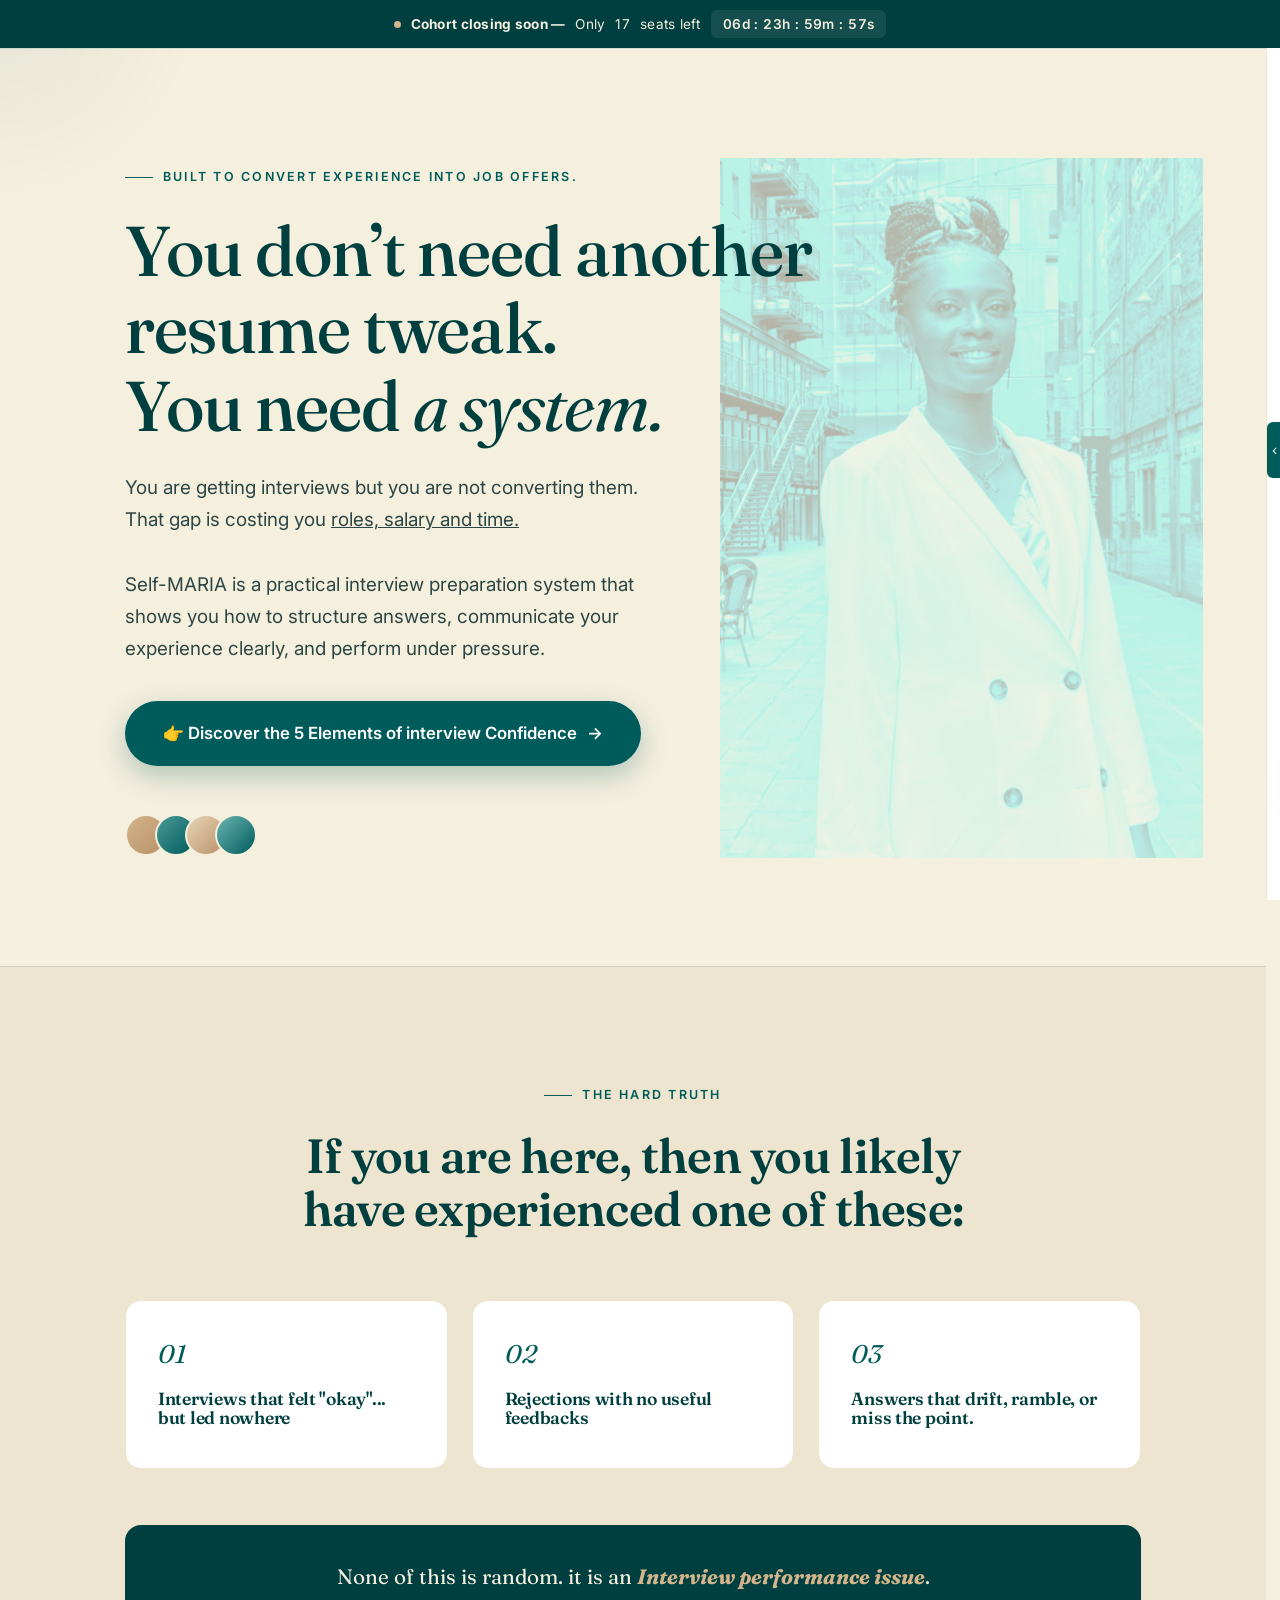
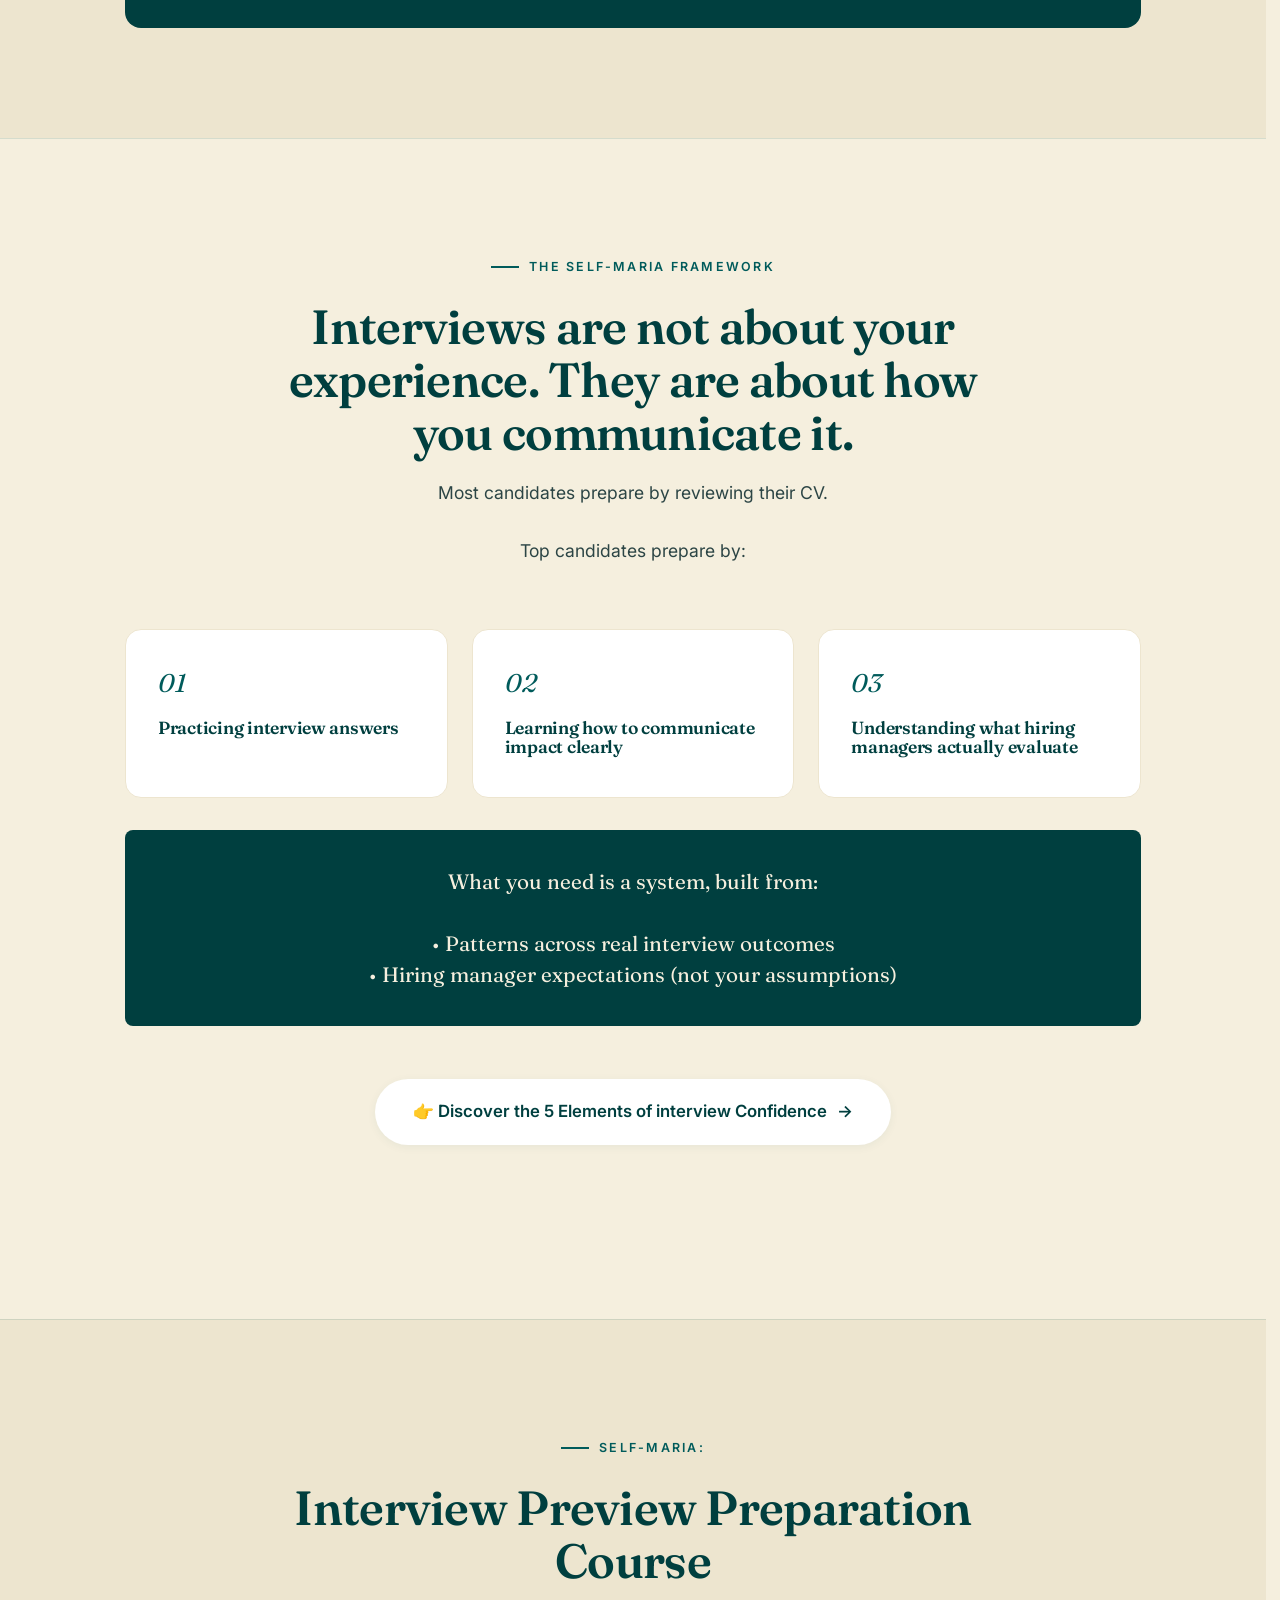
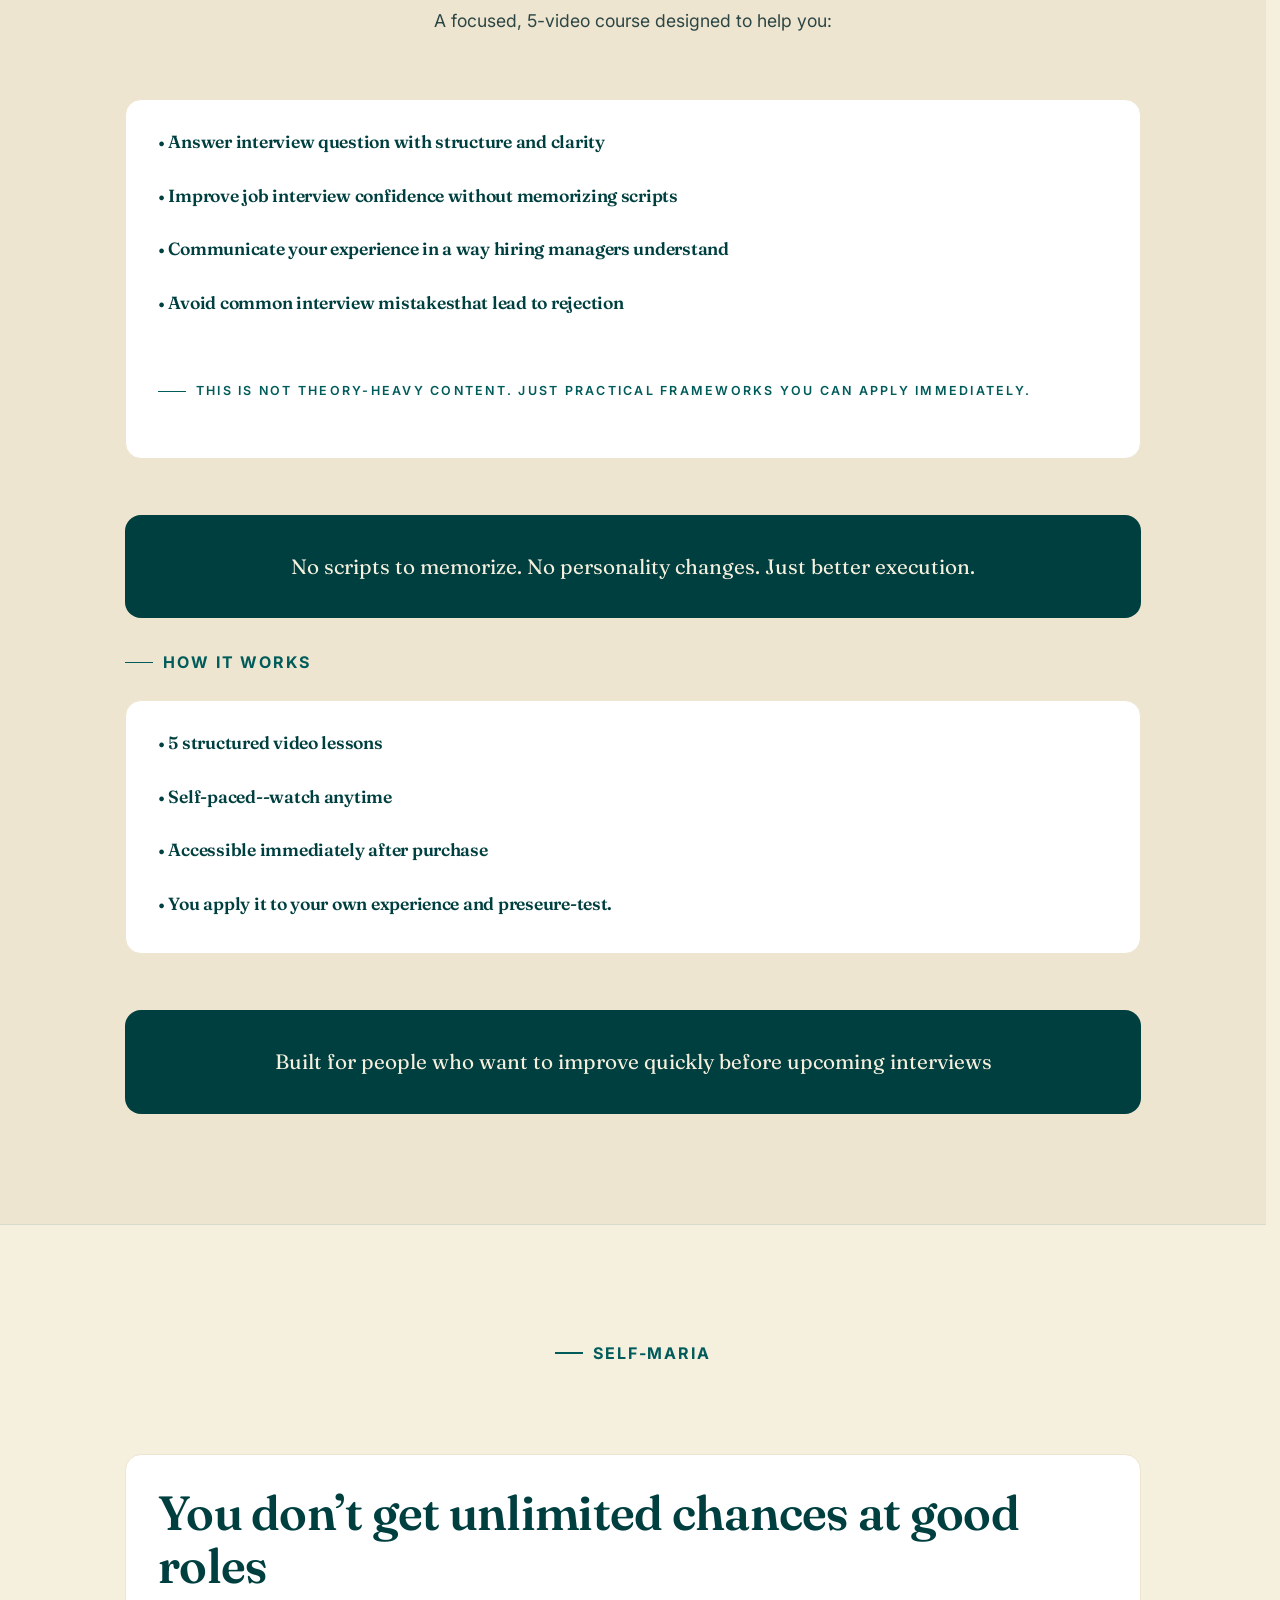
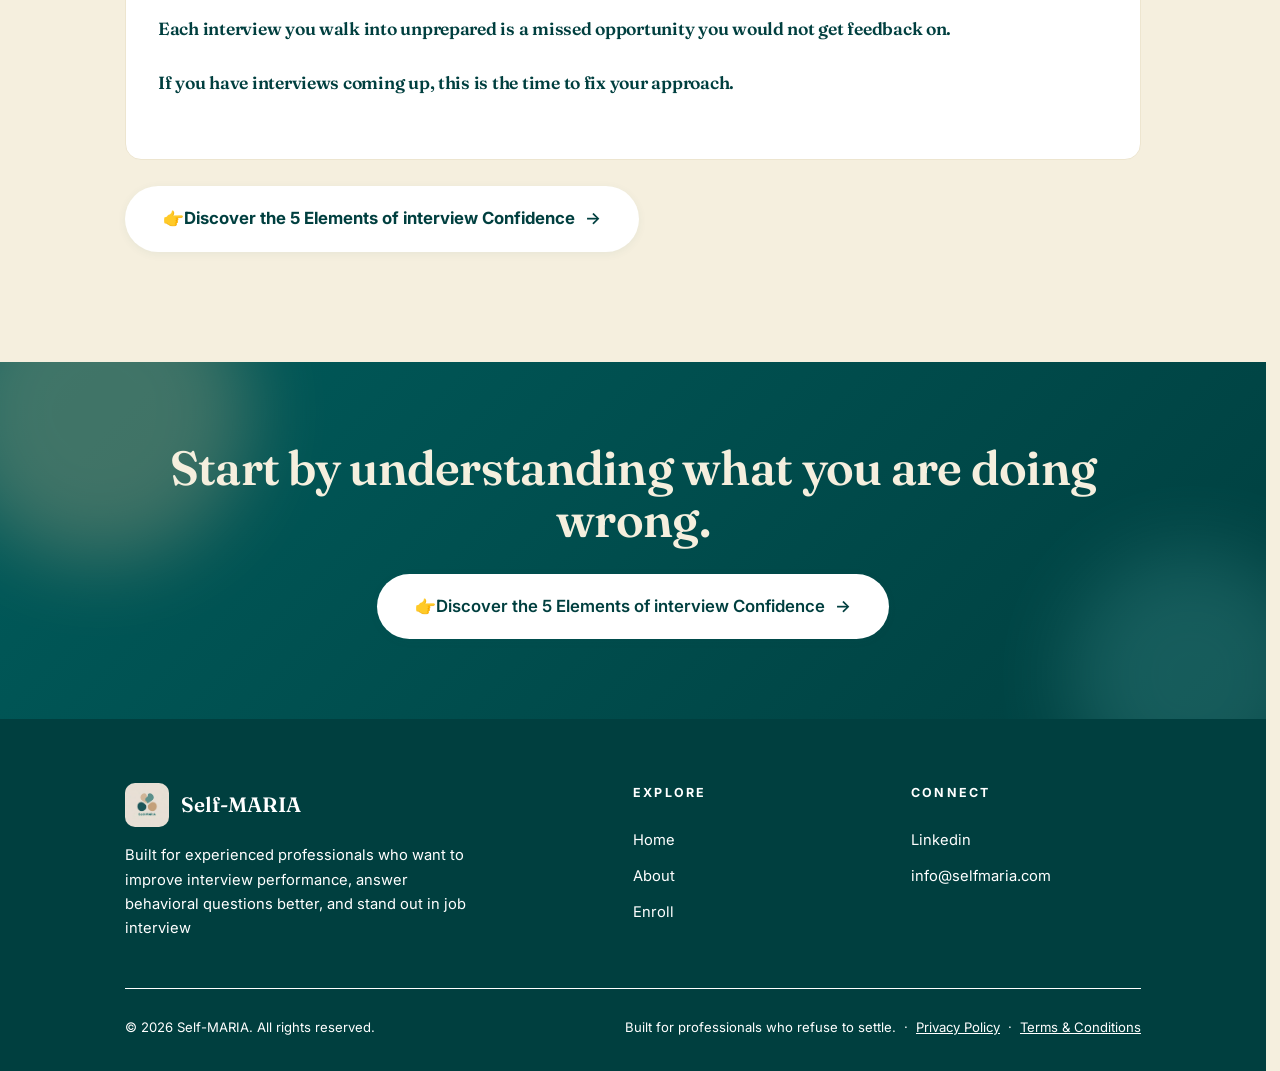
<file: index.html>
<!DOCTYPE html>
<html lang="en">

<head>
  <meta charset="utf-8">
  <meta name="viewport" content="width=device-width, initial-scale=1.0">
  <meta name="description" content="Self-Maria — Interview Mastery for ambitious professionals with 3+ years of experience. Stop losing offers you should be winning.">
  <title>Self-Maria · Interview Mastery for Experienced Professionals</title>
  <link rel="icon" type="image/jpeg" href="assets/logo.jpeg">
  <link rel="preconnect" href="https://fonts.googleapis.com">
  <link rel="preconnect" href="https://fonts.gstatic.com" crossorigin>
  <link href="https://fonts.googleapis.com/css2?family=Inter:wght@400;500;600;700&family=Fraunces:opsz,wght,SOFT@9..144,400..700,0..100&display=swap" rel="stylesheet">
  <link href="style.css" rel="stylesheet">
</head>

<body data-page="home">
  <main class="main">

    <!-- HERO -->
    <section class="section has-watermark">
      <img src="IMG_9285.jpeg" alt="" class="coach-watermark" aria-hidden="true">
      <div class="container">
        <div style="max-width:720px;">
          <span class="eyebrow">Built to convert experience into job offers.</span>
          <h1>You don’t need another resume tweak. <br> You need <span class="italic accent">a system. </span></h1>
          <p class="hero-sub">
            You are getting interviews but you are not converting them. That gap is costing you <u>roles, salary and time.</u><br><br>
            Self-MARIA is a practical interview preparation system that shows you how to structure answers, communicate your experience clearly, and perform under pressure.
          </p>
          <div class="hero-actions">
            <a href="enroll.html" class="btn btn-primary btn-large">👉 Discover the 5 Elements of interview Confidence<span class="arrow">→</span></a>
          </div>
          <div class="hero-meta">
            <div class="avatars">
              <span class="avatar a1"></span>
              <span class="avatar a2"></span>
              <span class="avatar a3"></span>
              <span class="avatar a4"></span>
            </div>
        </div>
      </div>
    </section>

    <!-- PAIN -->
    <section class="section section-cream">
      <div class="container">
        <div class="section-head center">
          <span class="eyebrow">The Hard Truth</span>
          <h2> If you are here, then you likely have experienced one of these:  </h2>
        </div>

        <div class="pain-grid">
          <div class="pain-card">
            <div class="pain-num">01</div>
            <h3>Interviews that felt "okay"... but led nowhere</h3>
          </div>
          <div class="pain-card">
            <div class="pain-num">02</div>
            <h3>Rejections with no useful feedbacks </h3>
          </div>
          <div class="pain-card">
            <div class="pain-num">03</div>
            <h3>Answers that drift, ramble, or miss the point.</h3>
          </div>
        </div>

        <div class="pain-callout">
          None of this is random. it is an <strong> Interview performance issue</strong>.
        </div>
      </div>
    </section>

    <!-- WHAT YOU'LL LEARN (preview) -->
    <section class="section">
      <div class="container">
        <div class="section-head center">
          <span class="eyebrow">The Self-Maria Framework</span>
          <h2> Interviews are not about your experience. They are about how you communicate it.</h2>
          <p> Most candidates prepare by reviewing their CV.<br> <br>
          Top candidates prepare by:</p>
        </div>

        <div class="pain-grid">
          <div class="pain-card">
            <div class="pain-num"> 01</div>
            <h3>Practicing interview answers</h3>
          </div>
          <div class="pain-card">
            <div class="pain-num">02</div>
            <h3>Learning how to communicate impact clearly</h3>
          </div>
          <div class="pain-card">
            <div class="pain-num">03</div>
            <h3>Understanding what hiring managers actually evaluate</h3>
          </div>
        </div>

        <div class="pain-callout" style="display:block;width:100%;box-sizing:border-box;border-radius:8px;margin-top:32px;">What you need is a system, built from:<br><br>• Patterns across real interview outcomes<br>• Hiring manager expectations (not your assumptions)</div>
        <br> <br>
        <div class="section-head center">
        <a href="enroll.html" class="btn btn-cream btn-large">👉 Discover the 5 Elements of interview Confidence<span class="arrow">→</span></a>
          </div>

      </div>
    </section>
<!-- SOLUTION -->
    <section class="section section-cream">
      <div class="container">
        <div class="section-head center">
          <span class="eyebrow">Self-MARIA:</span>
          <h2>Interview Preview Preparation Course</h2>
          <p>A focused, 5-video course designed to help you:
            </p>
        </div>
        <div class="pain-grid">
          <div class="pain-card">
            <h3>• Answer interview question with structure and clarity </h3>
            <br>
          <h3>• Improve job interview confidence without memorizing scripts</h3>
          <br>
            <h3>• Communicate your experience in a way hiring managers understand </h3>
          <br>
          <h3>• Avoid common interview mistakesthat lead to rejection</h3>
            <br>
            <br>
        <span class="eyebrow">
           This is NOT theory-heavy content. Just practical frameworks you can apply immediately.  </span>
          </div>
        </div>
        <div class="pain-callout">No scripts to memorize. No personality changes. Just better execution.</div>
        <br>
        <span class="eyebrow" style="font-weight:700;font-size:1rem;letter-spacing:0.12em;">How It Works</span>

        <div class="pain-grid">
          <div class="pain-card">
            
            <h3>• 5 structured video lessons</h3>
            <br>
            
            <h3>• Self-paced--watch anytime</h3>
            <br>
            <h3>• Accessible immediately after purchase</h3>
            <br>
            <h3>• You apply it to your own experience and preseure-test.</h3>
            </div>
          </div>
      <div class="pain-callout">Built for people who want to improve quickly before upcoming interviews</div>
        </div>
    </section>

    
    <!-- LEAD MAGNET -->
    <section class="section">
      <div class="container">
        <div class="section-head center">
        <span class="eyebrow" style="font-weight:700; text-align:center; font-size:1rem;letter-spacing:0.12em;">Self-MARIA </span>
          </div>
        <div class="pain-grid">
          <div class="pain-card">
          <h2>You don’t get unlimited chances at good roles</h2>
            <br>
         <h3> Each interview you walk into unprepared is a missed opportunity you would not get  feedback on.</h3>
            <br>
        <h3>If you have interviews coming up, this is the time to fix your approach. </h3>
            <br></div>
          </div>
        <br>
        <a href="enroll.html" class="btn btn-cream btn-large"><strong>👉Discover the 5 Elements of interview Confidence </strong><span class="arrow">→</span></a>
        </div>
      </div></section>
          
          
        
          
    <!-- CTA STRIP -->
    <section class="cta-strip">
      <div class="container">
        <h2>Start by understanding what you are doing wrong.</h2>
        <br>
        <a href="enroll.html" class="btn btn-cream btn-large">👉Discover the 5 Elements of interview Confidence <span class="arrow">→</span></a>
      </div>
    </section>

    <!-- FOOTER -->
    <footer class="footer">
      <div class="container">
        <div class="footer-grid">
          <div class="footer-brand">
            <div class="logo-row">
              <div class="logo-mark"><img src="assets/logo.jpeg" alt="Self-Maria"></div>
              <h4>Self-MARIA</h4>
            </div>
            <p> Built for experienced professionals who want to improve interview performance, answer behavioral questions better, and stand out in job interview </p>     </div>
          <div class="footer-col">
            <h5>Explore</h5>
            <a href="index.html">Home</a>
            <a href="about.html">About</a>
            <a href="enroll.html">Enroll</a>
          </div>
          <div class="footer-col">
            <h5>Connect</h5>
            <a href="https://www.linkedin.com/in/sallyogbonna/">Linkedin</a>
            <a href="mailto:info@selfmaria.com">info@selfmaria.com</a>
          </div>
        </div>
        <div class="footer-bot">
          <p>© <span data-year></span> Self-MARIA. All rights reserved.</p>
          <p>Built for professionals who refuse to settle. &nbsp;·&nbsp; <a href="privacy.html" style="color:inherit;text-decoration:underline;">Privacy Policy</a> &nbsp;·&nbsp; <a href="terms.html" style="color:inherit;text-decoration:underline;">Terms &amp; Conditions</a></p>
        </div>
      </div>
    </footer>

  </main>

  <script src="script.js"></script>
</body>
</html>
</file>
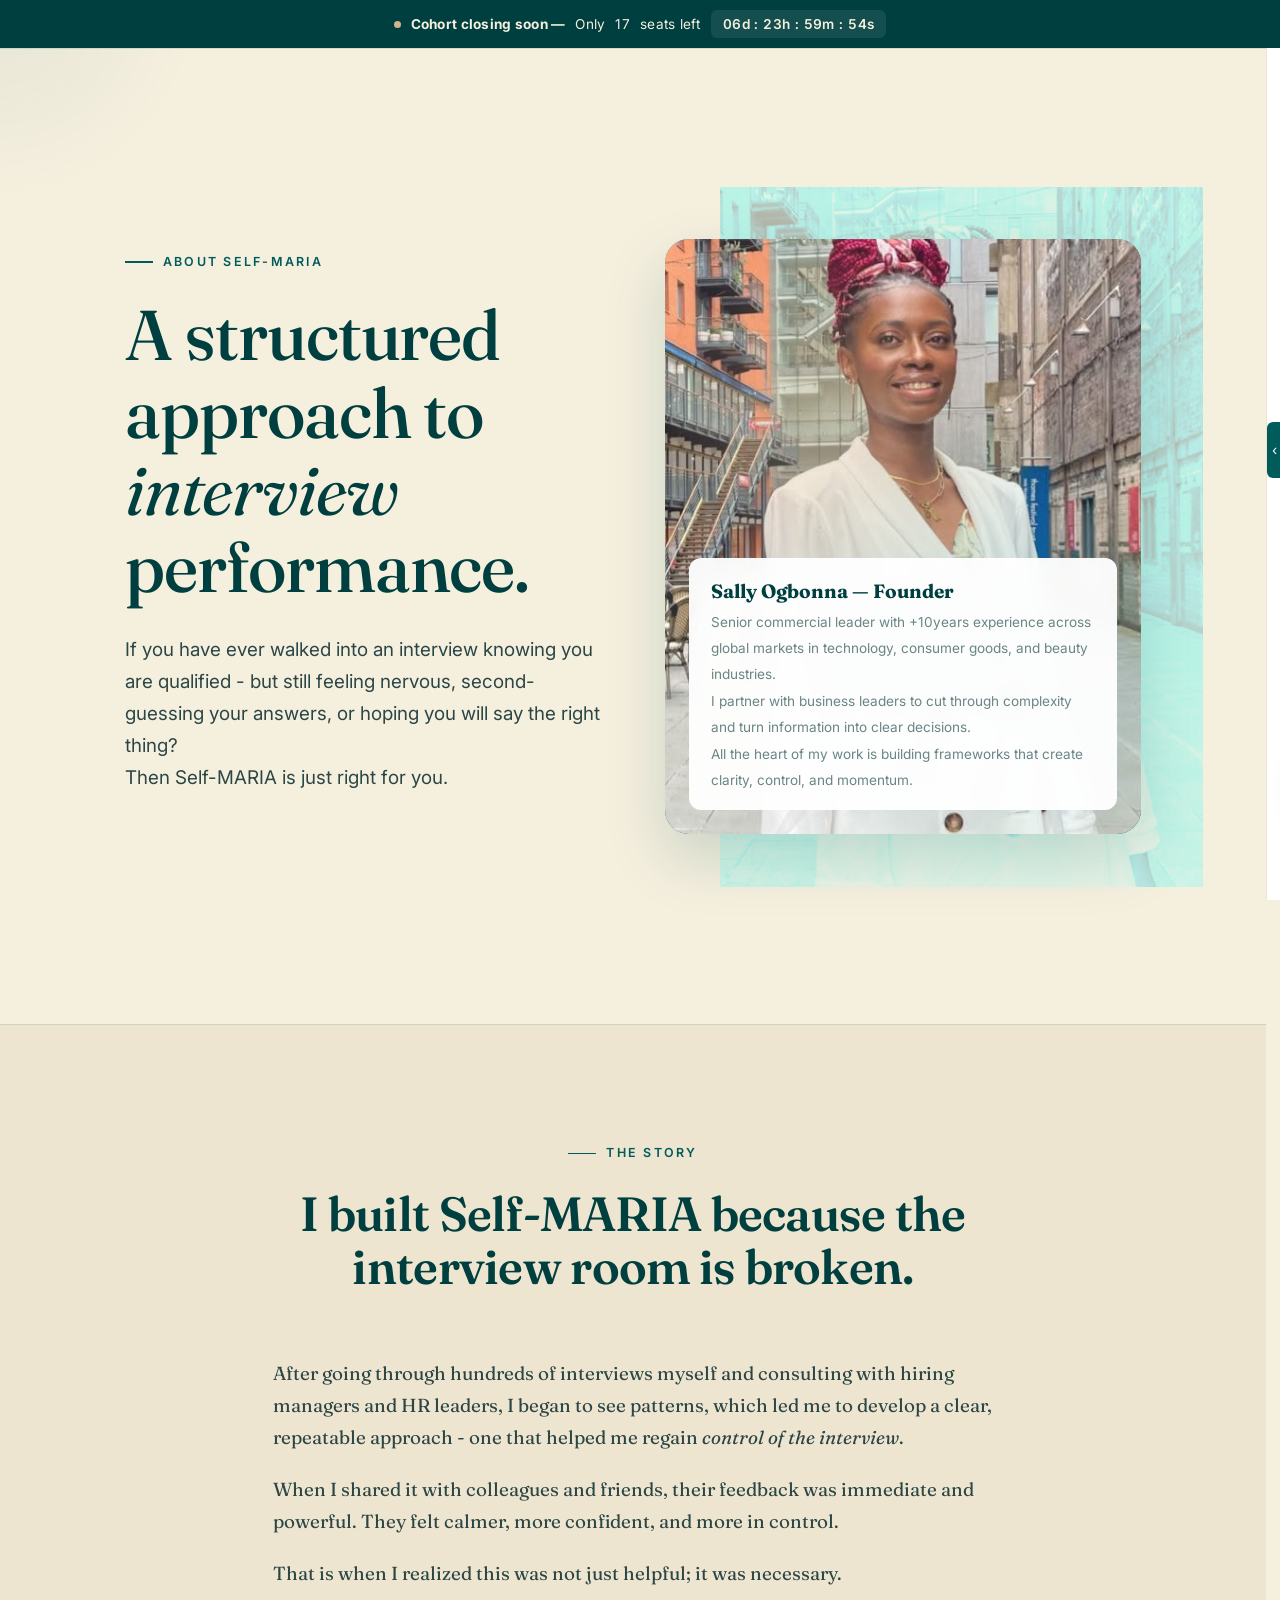
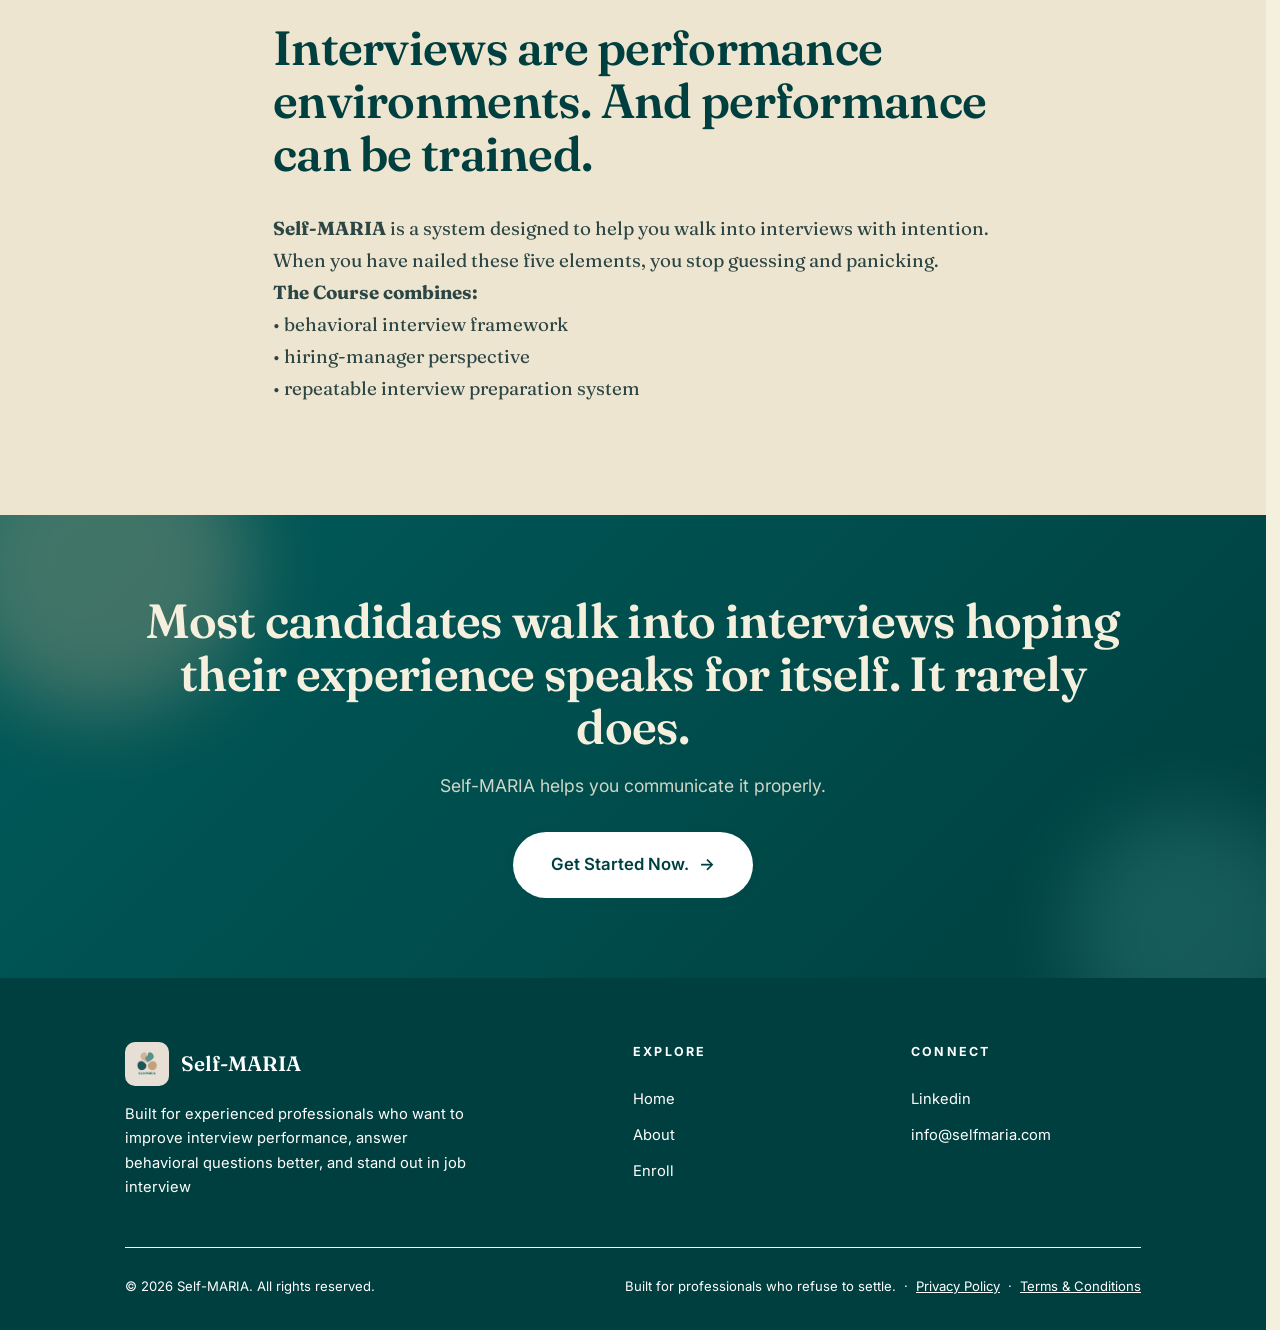
<file: about.html>
<!DOCTYPE html>
<html lang="en">

<head>
  <meta charset="utf-8">
  <meta name="viewport" content="width=device-width, initial-scale=1.0">
  <meta name="description" content="About Self-Maria — the story, the philosophy, and the woman behind the interview coaching method">
  <title>About · Self-Maria</title>
  <link rel="icon" type="image/jpeg" href="assets/logo.jpeg">
  <link rel="preconnect" href="https://fonts.googleapis.com">
  <link rel="preconnect" href="https://fonts.gstatic.com" crossorigin>
  <link href="https://fonts.googleapis.com/css2?family=Inter:wght@400;500;600;700&family=Fraunces:opsz,wght,SOFT@9..144,400..700,0..100&display=swap" rel="stylesheet">
  <link href="style.css" rel="stylesheet">
</head>

<body data-page="about">
  <main class="main">

    <!-- ABOUT HERO -->
    <section class="section has-watermark">
      <img src="IMG_9285.jpeg" alt="" class="coach-watermark" aria-hidden="true">
      <div class="container">
        <div class="about-hero">
          <div>
            <span class="eyebrow">About Self-Maria</span>
            <h1>A structured approach to <span class="italic">interview</span> performance.</h1>
            <p class="hero-sub">
              If you have ever walked into an interview knowing you are qualified - but still feeling nervous, second-guessing your answers, or hoping you will say the right thing?
              <br>
              Then Self-MARIA is just right for you.
            </p>
          </div>
          <div class="about-portrait">
            <img src="IMG_9285.jpeg" alt="Sally - Founder & Lead Coach" Style="width:100%;height:100%;object-fit:cover;">
            <div class="portrait-tag">
              <strong>Sally Ogbonna — Founder</strong>
              <small>Senior commercial leader with +10years experience across global markets in technology, consumer goods, and beauty industries.
              <br>
              I partner with business leaders to cut through complexity and turn information into clear decisions.
              <br>
              All the heart of my work is building frameworks that create clarity, control, and momentum.</small>
            </div>
          </div>
        </div>
      </div>
    </section>

    <!-- STORY -->
    <section class="section section-cream">
      <div class="container">
        <div class="section-head center">
          <span class="eyebrow">The Story</span>
          <h2>I built Self-MARIA because the interview room is broken.</h2>
        </div>
        <div style="max-width:720px;margin:0 auto;font-family:'Fraunces',serif;font-size:1.18rem;line-height:1.7;color:var(--ink);">
          <p style="margin-bottom:20px;">After going through hundreds of interviews myself and consulting with hiring managers and HR leaders, I began to see patterns, which led me to develop a clear, repeatable approach - one that helped me regain <em>control of the interview</em>.</p>
          <p style="margin-bottom:20px;">When I shared it with colleagues and friends, their feedback was immediate and powerful. They felt calmer, more confident, and more in control.</p>
          <p>That is when I realized this was not just helpful; it was necessary. </p>
          <br>
          <h2>
             Interviews are performance environments. And performance can be trained.        </h2>
          <br>
              <p>
               <strong> Self-MARIA </strong> is a system designed to help you walk into interviews with intention. When you have nailed these five elements, you stop guessing and panicking. </p>
          <p>
             <strong>The Course combines:</strong>
          </p>
          <p>
             • behavioral interview framework
            <br>
            • hiring-manager perspective
            <br>
            • repeatable interview preparation system
          </p>
          

              
          
        </div>
      </div>
    </section>

    <!-- CTA STRIP -->
    <section class="cta-strip">
      <div class="container">
        <h2>Most candidates walk into interviews hoping their experience speaks for itself. It rarely does.</h2>
        <p>Self-MARIA helps you communicate it properly.</p>
        <a href="enroll.html" class="btn btn-cream btn-large">Get Started Now. <span class="arrow">→</span></a>
      </div>
    </section>

    <!-- FOOTER -->
    <footer class="footer">
      <div class="container">
        <div class="footer-grid">
          <div class="footer-brand">
            <div class="logo-row">
              <div class="logo-mark"><img src="assets/logo.jpeg" alt="Self-Maria"></div>
              <h4>Self-MARIA</h4>
            </div>
            <p> Built for experienced professionals who want to improve interview performance, answer behavioral questions better, and stand out in job interview </p>
          </div>
          <div class="footer-col">
            <h5>Explore</h5>
            <a href="index.html">Home</a>
            <a href="about.html">About</a>
            <a href="enroll.html">Enroll</a>
          </div>
          <div class="footer-col">
            <h5>Connect</h5>
            <a href="https://www.linkedin.com/in/sallyogbonna/">Linkedin</a>
            <a href="mailto:hello@self-maria.com">info@selfmaria.com</a>
          </div>
        </div>
        <div class="footer-bot">
          <p>© <span data-year></span> Self-MARIA. All rights reserved.</p>
          <p>Built for professionals who refuse to settle. &nbsp;·&nbsp; <a href="privacy.html" style="color:inherit;text-decoration:underline;">Privacy Policy</a> &nbsp;·&nbsp; <a href="terms.html" style="color:inherit;text-decoration:underline;">Terms &amp; Conditions</a></p>
        </div>
      </div>
    </footer>

  </main>
  <script src="script.js"></script>
</body>
</html>
</file>
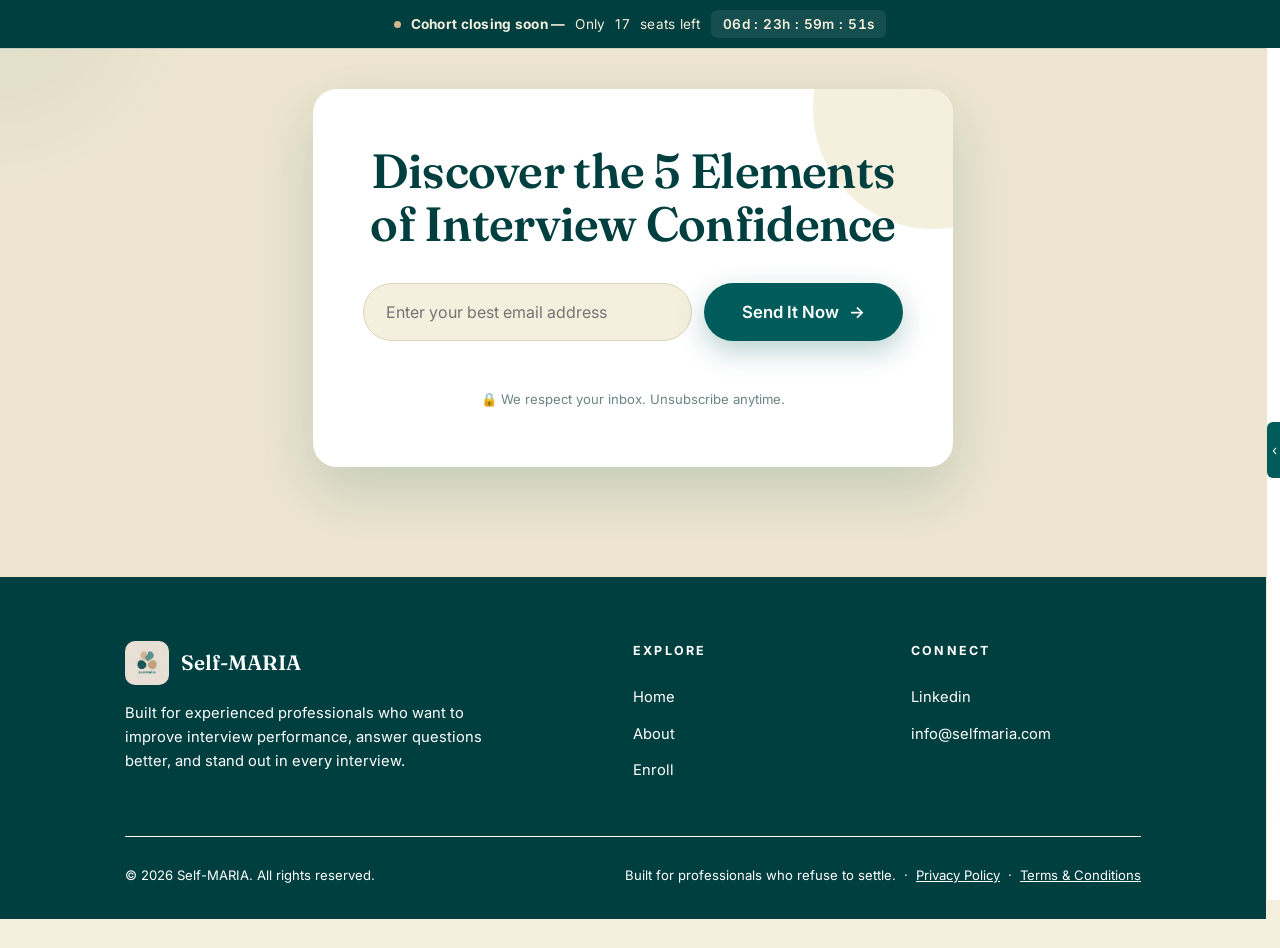
<file: enroll.html>
<!DOCTYPE html>
<html lang="en">

<head>
  <meta charset="utf-8">
  <meta name="viewport" content="width=device-width, initial-scale=1.0">
  <meta name="description" content="Enroll in the Self-Maria 30-Day Interview Mastery Course or grab the free Interview Deconstruction Pack.">
  <title>Enroll · Self-Maria</title>
  <link rel="icon" type="image/jpeg" href="assets/logo.jpeg">
  <link rel="preconnect" href="https://fonts.googleapis.com">
  <link rel="preconnect" href="https://fonts.gstatic.com" crossorigin>
  <link href="https://fonts.googleapis.com/css2?family=Inter:wght@400;500;600;700&family=Fraunces:opsz,wght,SOFT@9..144,400..700,0..100&display=swap" rel="stylesheet">
  <link href="style.css" rel="stylesheet">
</head>

<body data-page="enroll">
  <main class="main">

    <!-- LEAD MAGNET CARD -->
    <section class="section section-cream" style="padding-top:40px;">
      <div class="container">
        <div class="enroll-card">
          <h2>Discover the 5 Elements of Interview Confidence</h2>

          <form class="lead-form" id="leadForm" novalidate>
            <input type="email" id="emailInput" placeholder="Enter your best email address" required>
            <button type="submit" class="btn btn-primary btn-large">
              Send It Now <span class="arrow">→</span>
            </button>
          </form>
          <p id="formMsg" style="margin-top:14px;font-size:0.95rem;min-height:20px;"></p>

          <p class="micro">🔒 We respect your inbox. Unsubscribe anytime.</p>
        </div>
      </div>
    </section>

    <!-- FOOTER -->
    <footer class="footer">
      <div class="container">
        <div class="footer-grid">
          <div class="footer-brand">
            <div class="logo-row">
              <div class="logo-mark"><img src="assets/logo.jpeg" alt="Self-Maria"></div>
              <h4>Self-MARIA</h4>
            </div>
            <p>Built for experienced professionals who want to improve interview performance, answer questions better, and stand out in every interview.</p>
          </div>
          <div class="footer-col">
            <h5>Explore</h5>
            <a href="index.html">Home</a>
            <a href="about.html">About</a>
            <a href="enroll.html">Enroll</a>
          </div>
          <div class="footer-col">
            <h5>Connect</h5>
            <a href="https://www.linkedin.com/in/sallyogbonna/">Linkedin</a>
            <a href="mailto:info@selfmaria.com">info@selfmaria.com</a>
          </div>
        </div>
        <div class="footer-bot">
          <p>© <span data-year></span> Self-MARIA. All rights reserved.</p>
          <p>Built for professionals who refuse to settle. &nbsp;·&nbsp; <a href="privacy.html" style="color:inherit;text-decoration:underline;">Privacy Policy</a> &nbsp;·&nbsp; <a href="terms.html" style="color:inherit;text-decoration:underline;">Terms &amp; Conditions</a></p>
        </div>
      </div>
    </footer>

  </main>
  <!-- SUCCESS OVERLAY -->
  <div id="successOverlay" style="
    display:none;
    position:fixed;inset:0;z-index:9999;
    background:rgba(0,42,42,0.97);
    backdrop-filter:blur(12px);
    -webkit-backdrop-filter:blur(12px);
    flex-direction:column;
    align-items:center;
    justify-content:center;
    text-align:center;
    padding:40px 24px;
  ">
    <div style="max-width:520px;width:100%;">
      <div id="overlayIcon" style="font-size:3.2rem;margin-bottom:24px;animation:ovBounce 0.6s ease;">📩</div>
      <h2 id="overlayHeadline" style="
        font-family:'Fraunces',serif;
        font-size:clamp(1.6rem,5vw,2.4rem);
        color:#F5EFDE;
        line-height:1.3;
        margin-bottom:16px;
      ">Your free introductory video is on its way!</h2>
      <p id="overlaySub" style="
        font-size:1rem;
        color:rgba(245,239,222,0.75);
        line-height:1.7;
        margin-bottom:36px;
        min-height:52px;
        transition:opacity 0.4s;
      "></p>
      <div style="
        width:48px;height:48px;
        border:3px solid rgba(245,239,222,0.2);
        border-top-color:#4A9A98;
        border-radius:50%;
        margin:0 auto 36px;
        animation:ovSpin 1.2s linear infinite;
      "></div>
      <button onclick="document.getElementById('successOverlay').style.display='none'" style="
        background:transparent;
        border:1.5px solid rgba(245,239,222,0.35);
        color:#F5EFDE;
        padding:12px 32px;
        border-radius:100px;
        font-size:0.9rem;
        cursor:pointer;
        letter-spacing:0.06em;
      ">Close ✕</button>
    </div>
  </div>

  <style>
    @keyframes ovBounce {
      0%   { transform: scale(0.5); opacity: 0; }
      70%  { transform: scale(1.15); opacity: 1; }
      100% { transform: scale(1); }
    }
    @keyframes ovSpin {
      to { transform: rotate(360deg); }
    }
    @keyframes ovFadeIn {
      from { opacity: 0; transform: translateY(6px); }
      to   { opacity: 1; transform: translateY(0); }
    }
  </style>

  <script src="script.js"></script>
  <script>
    (function () {
      var form     = document.getElementById('leadForm');
      var input    = document.getElementById('emailInput');
      var msg      = document.getElementById('formMsg');
      var overlay  = document.getElementById('successOverlay');
      var subEl    = document.getElementById('overlaySub');

      var MESSAGES = [
        'Check your <strong>inbox</strong> — look for an email from Self-MARIA.',
        'Nothing there yet? Check your <strong>Promotions</strong> tab.',
        'Still waiting? Try the <strong>Updates</strong> tab or search "Self-MARIA".',
        'Add <em>info@selfmaria.com</em> to your contacts so we always land in your inbox.',
        'You\'re one step closer to walking into interviews with confidence. 🎯'
      ];
      var msgIndex = 0;
      var cycleTimer = null;

      function showMessage(i) {
        subEl.style.opacity = '0';
        setTimeout(function () {
          subEl.innerHTML = MESSAGES[i % MESSAGES.length];
          subEl.style.opacity = '1';
        }, 300);
      }

      function startCycle() {
        showMessage(0);
        msgIndex = 1;
        cycleTimer = setInterval(function () {
          showMessage(msgIndex);
          msgIndex = (msgIndex + 1) % MESSAGES.length;
        }, 3000);
      }

      function openOverlay() {
        if (cycleTimer) clearInterval(cycleTimer);
        overlay.style.display = 'flex';
        startCycle();
      }

      document.getElementById('successOverlay').querySelector('button').addEventListener('click', function () {
        clearInterval(cycleTimer);
      });

      if (!form) return;

      form.addEventListener('submit', function (e) {
        e.preventDefault();
        var email = input.value.trim();
        if (!email) return;

        var btn = form.querySelector('button[type="submit"]');
        btn.disabled = true;
        btn.textContent = 'Sending…';
        msg.textContent = '';

        fetch('https://app.kit.com/forms/9541872/subscriptions', {
          method: 'POST',
          headers: { 'Content-Type': 'application/x-www-form-urlencoded' },
          body: new URLSearchParams({ email_address: email })
        })
        .then(function (res) {
          if (res.ok || res.status === 200) {
            input.value = '';
            openOverlay();
          } else {
            throw new Error(res.status);
          }
        })
        .catch(function () {
          msg.style.color = '#c0392b';
          msg.textContent = 'Something went wrong — please try again or email us directly.';
        })
        .finally(function () {
          btn.disabled = false;
          btn.innerHTML = 'Send It Now <span class="arrow">→</span>';
        });
      });
    })();
  </script>
</body>
</html>
</file>
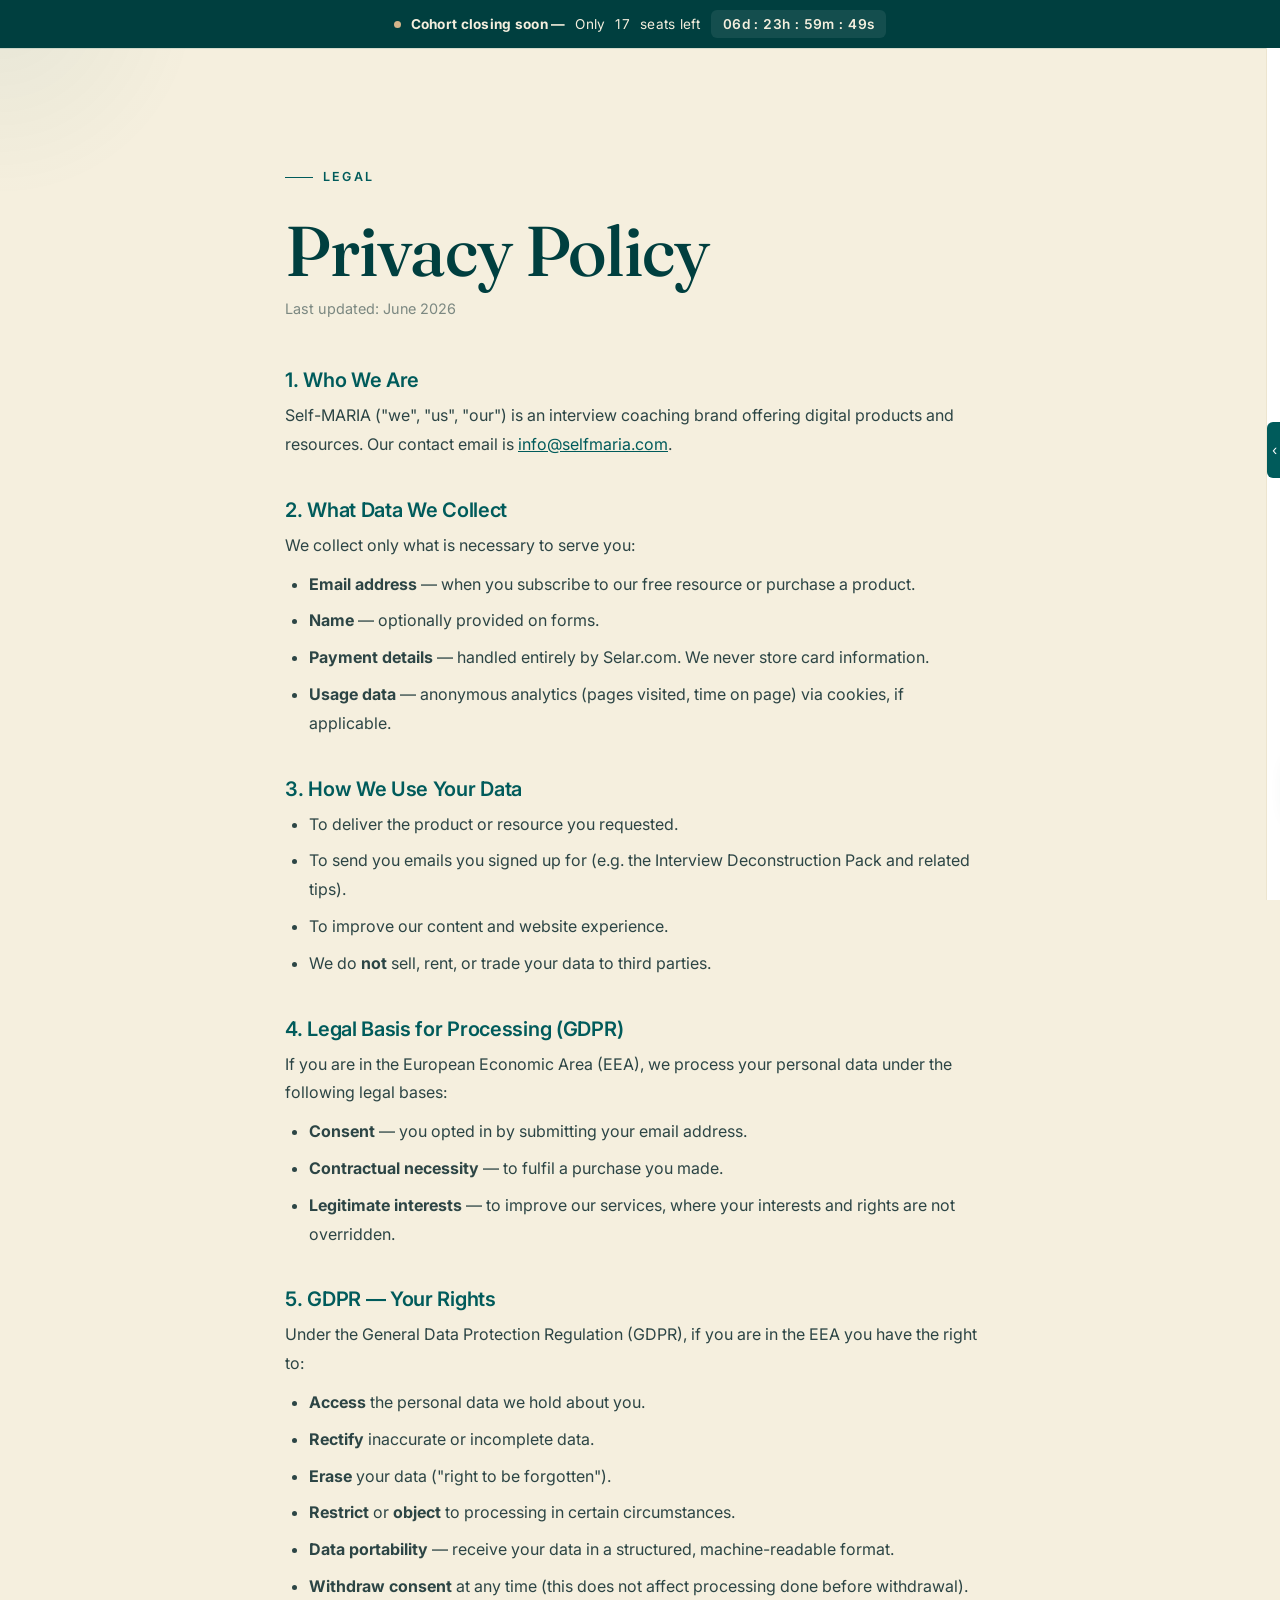
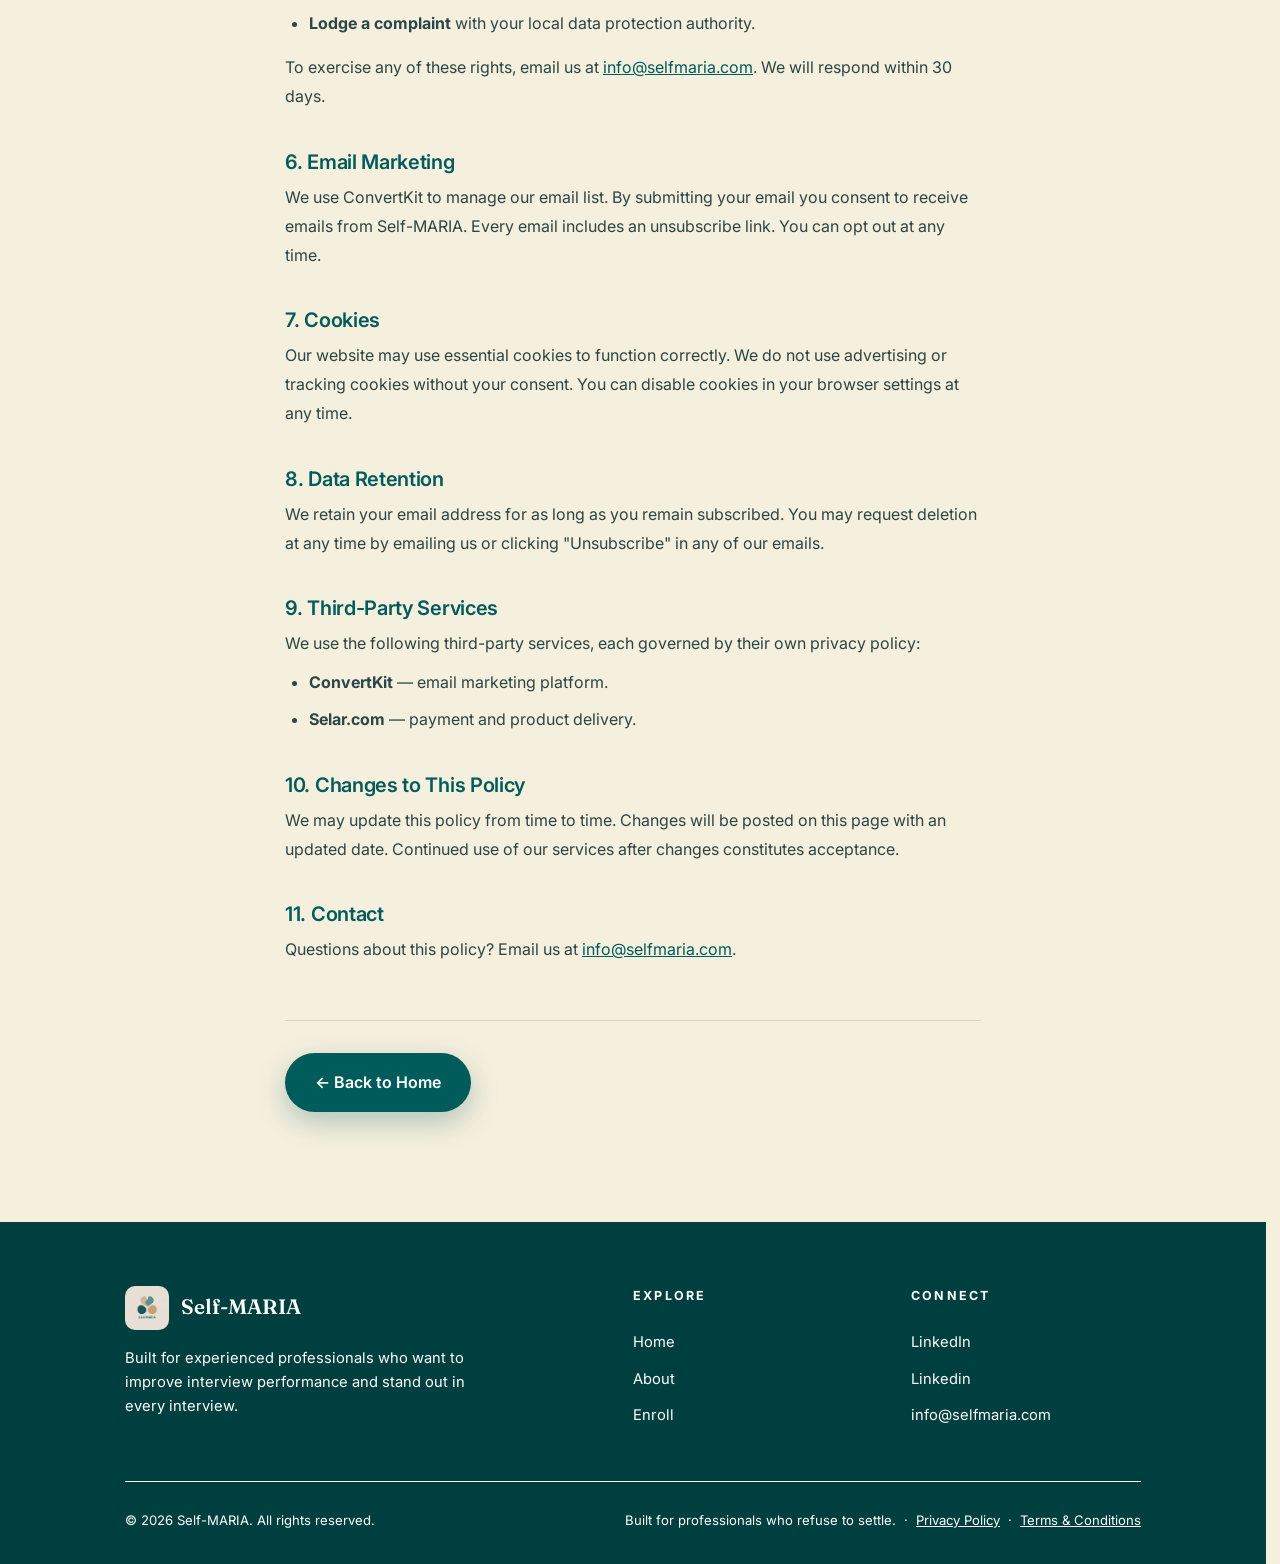
<file: privacy.html>
<!DOCTYPE html>
<html lang="en">
<head>
  <meta charset="utf-8">
  <meta name="viewport" content="width=device-width, initial-scale=1.0">
  <meta name="description" content="Self-MARIA Privacy Policy — how we collect, use, and protect your data.">
  <title>Privacy Policy · Self-MARIA</title>
  <link rel="icon" type="image/jpeg" href="assets/logo.jpeg">
  <link rel="preconnect" href="https://fonts.googleapis.com">
  <link rel="preconnect" href="https://fonts.gstatic.com" crossorigin>
  <link href="https://fonts.googleapis.com/css2?family=Inter:wght@400;500;600;700&family=Fraunces:opsz,wght,SOFT@9..144,400..700,0..100&display=swap" rel="stylesheet">
  <link href="style.css" rel="stylesheet">
</head>
<body data-page="privacy">
  <main class="main">

    <section class="section">
      <div class="container" style="max-width:760px;">
        <span class="eyebrow">Legal</span>
        <h1 style="margin-bottom:8px;">Privacy Policy</h1>
        <p style="font-size:0.9rem;opacity:0.6;margin-bottom:48px;">Last updated: June 2026</p>

        <div class="legal-body">

          <h2>1. Who We Are</h2>
          <p>Self-MARIA ("we", "us", "our") is an interview coaching brand offering digital products and resources. Our contact email is <a href="mailto:info@selfmaria.com">info@selfmaria.com</a>.</p>

          <h2>2. What Data We Collect</h2>
          <p>We collect only what is necessary to serve you:</p>
          <ul>
            <li><strong>Email address</strong> — when you subscribe to our free resource or purchase a product.</li>
            <li><strong>Name</strong> — optionally provided on forms.</li>
            <li><strong>Payment details</strong> — handled entirely by Selar.com. We never store card information.</li>
            <li><strong>Usage data</strong> — anonymous analytics (pages visited, time on page) via cookies, if applicable.</li>
          </ul>

          <h2>3. How We Use Your Data</h2>
          <ul>
            <li>To deliver the product or resource you requested.</li>
            <li>To send you emails you signed up for (e.g. the Interview Deconstruction Pack and related tips).</li>
            <li>To improve our content and website experience.</li>
            <li>We do <strong>not</strong> sell, rent, or trade your data to third parties.</li>
          </ul>

          <h2>4. Legal Basis for Processing (GDPR)</h2>
          <p>If you are in the European Economic Area (EEA), we process your personal data under the following legal bases:</p>
          <ul>
            <li><strong>Consent</strong> — you opted in by submitting your email address.</li>
            <li><strong>Contractual necessity</strong> — to fulfil a purchase you made.</li>
            <li><strong>Legitimate interests</strong> — to improve our services, where your interests and rights are not overridden.</li>
          </ul>

          <h2>5. GDPR — Your Rights</h2>
          <p>Under the General Data Protection Regulation (GDPR), if you are in the EEA you have the right to:</p>
          <ul>
            <li><strong>Access</strong> the personal data we hold about you.</li>
            <li><strong>Rectify</strong> inaccurate or incomplete data.</li>
            <li><strong>Erase</strong> your data ("right to be forgotten").</li>
            <li><strong>Restrict</strong> or <strong>object</strong> to processing in certain circumstances.</li>
            <li><strong>Data portability</strong> — receive your data in a structured, machine-readable format.</li>
            <li><strong>Withdraw consent</strong> at any time (this does not affect processing done before withdrawal).</li>
            <li><strong>Lodge a complaint</strong> with your local data protection authority.</li>
          </ul>
          <p>To exercise any of these rights, email us at <a href="mailto:info@selfmaria.com">info@selfmaria.com</a>. We will respond within 30 days.</p>

          <h2>6. Email Marketing</h2>
          <p>We use ConvertKit to manage our email list. By submitting your email you consent to receive emails from Self-MARIA. Every email includes an unsubscribe link. You can opt out at any time.</p>

          <h2>7. Cookies</h2>
          <p>Our website may use essential cookies to function correctly. We do not use advertising or tracking cookies without your consent. You can disable cookies in your browser settings at any time.</p>

          <h2>8. Data Retention</h2>
          <p>We retain your email address for as long as you remain subscribed. You may request deletion at any time by emailing us or clicking "Unsubscribe" in any of our emails.</p>

          <h2>9. Third-Party Services</h2>
          <p>We use the following third-party services, each governed by their own privacy policy:</p>
          <ul>
            <li><strong>ConvertKit</strong> — email marketing platform.</li>
            <li><strong>Selar.com</strong> — payment and product delivery.</li>
          </ul>

          <h2>10. Changes to This Policy</h2>
          <p>We may update this policy from time to time. Changes will be posted on this page with an updated date. Continued use of our services after changes constitutes acceptance.</p>

          <h2>11. Contact</h2>
          <p>Questions about this policy? Email us at <a href="mailto:info@selfmaria.com">info@selfmaria.com</a>.</p>

        </div>

        <div style="margin-top:56px;padding-top:32px;border-top:1px solid rgba(0,91,91,0.15);">
          <a href="index.html" class="btn btn-primary">&larr; Back to Home</a>
        </div>

      </div>
    </section>

    <footer class="footer">
      <div class="container">
        <div class="footer-grid">
          <div class="footer-brand">
            <div class="logo-row">
              <div class="logo-mark"><img src="assets/logo.jpeg" alt="Self-Maria"></div>
              <h4>Self-MARIA</h4>
            </div>
            <p>Built for experienced professionals who want to improve interview performance and stand out in every interview.</p>
          </div>
          <div class="footer-col">
            <h5>Explore</h5>
            <a href="index.html">Home</a>
            <a href="about.html">About</a>
            <a href="enroll.html">Enroll</a>
          </div>
          <div class="footer-col">
            <h5>Connect</h5>
            <a href="#">LinkedIn</a>
            <a href="https://www.linkedin.com/in/sallyogbonna/">Linkedin</a>
            <a href="mailto:info@selfmaria.com">info@selfmaria.com</a>
          </div>
        </div>
        <div class="footer-bot">
          <p>© <span data-year></span> Self-MARIA. All rights reserved.</p>
          <p>Built for professionals who refuse to settle. &nbsp;·&nbsp; <a href="privacy.html" style="color:inherit;text-decoration:underline;">Privacy Policy</a> &nbsp;·&nbsp; <a href="terms.html" style="color:inherit;text-decoration:underline;">Terms &amp; Conditions</a></p>
        </div>
      </div>
    </footer>

  </main>
  <script src="script.js"></script>
</body>
</html>
</file>
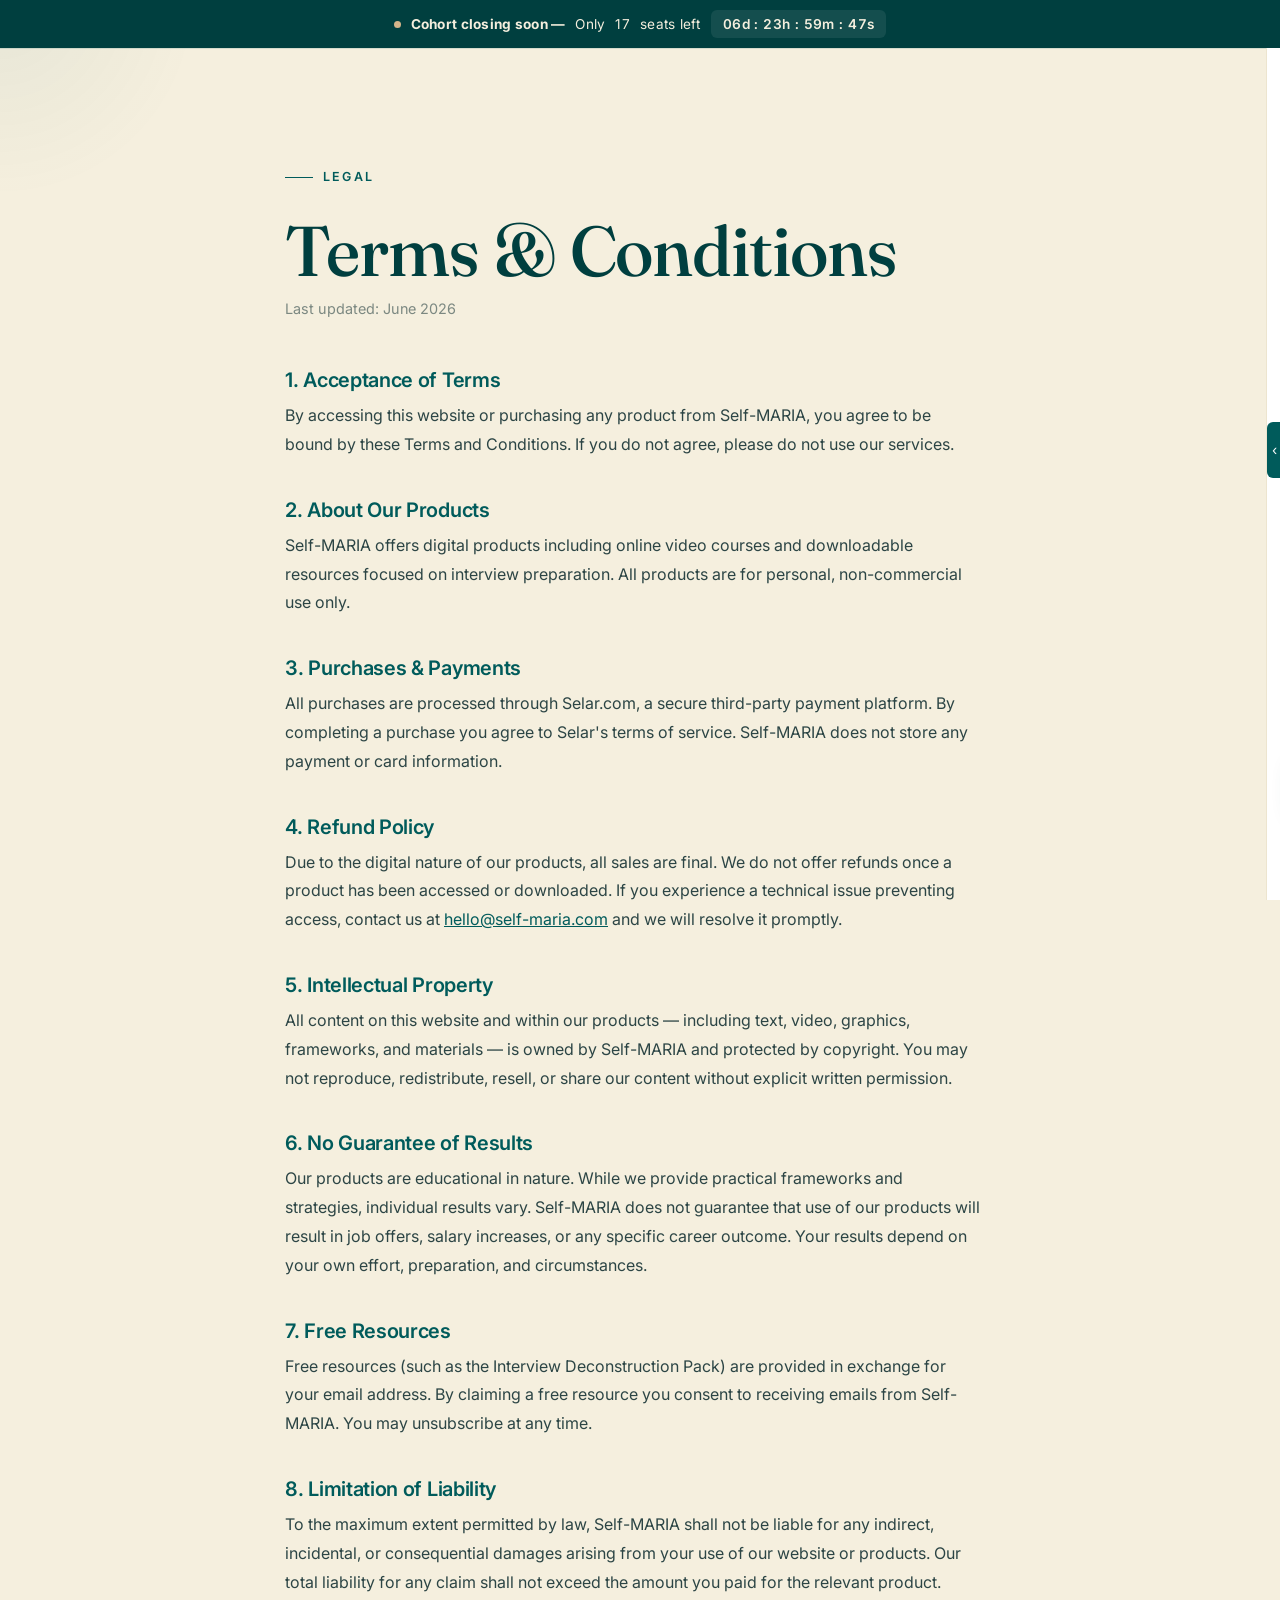
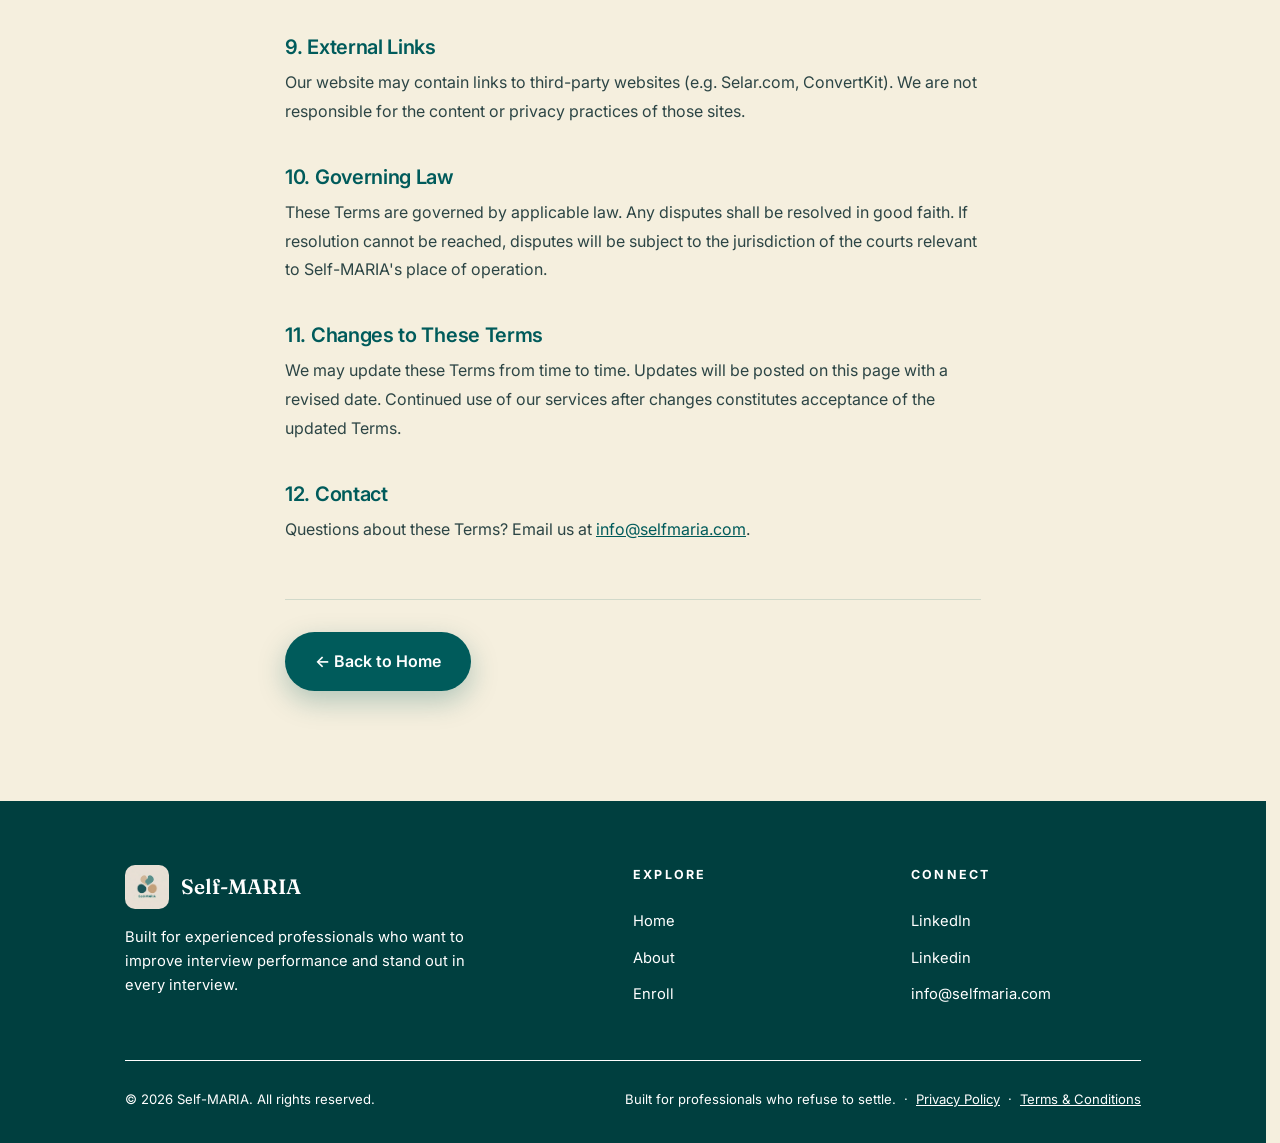
<file: terms.html>
<!DOCTYPE html>
<html lang="en">
<head>
  <meta charset="utf-8">
  <meta name="viewport" content="width=device-width, initial-scale=1.0">
  <meta name="description" content="Self-MARIA Terms and Conditions — please read before purchasing or using our content.">
  <title>Terms &amp; Conditions · Self-MARIA</title>
  <link rel="icon" type="image/jpeg" href="assets/logo.jpeg">
  <link rel="preconnect" href="https://fonts.googleapis.com">
  <link rel="preconnect" href="https://fonts.gstatic.com" crossorigin>
  <link href="https://fonts.googleapis.com/css2?family=Inter:wght@400;500;600;700&family=Fraunces:opsz,wght,SOFT@9..144,400..700,0..100&display=swap" rel="stylesheet">
  <link href="style.css" rel="stylesheet">
</head>
<body data-page="terms">
  <main class="main">

    <section class="section">
      <div class="container" style="max-width:760px;">
        <span class="eyebrow">Legal</span>
        <h1 style="margin-bottom:8px;">Terms &amp; Conditions</h1>
        <p style="font-size:0.9rem;opacity:0.6;margin-bottom:48px;">Last updated: June 2026</p>

        <div class="legal-body">

          <h2>1. Acceptance of Terms</h2>
          <p>By accessing this website or purchasing any product from Self-MARIA, you agree to be bound by these Terms and Conditions. If you do not agree, please do not use our services.</p>

          <h2>2. About Our Products</h2>
          <p>Self-MARIA offers digital products including online video courses and downloadable resources focused on interview preparation. All products are for personal, non-commercial use only.</p>

          <h2>3. Purchases &amp; Payments</h2>
          <p>All purchases are processed through Selar.com, a secure third-party payment platform. By completing a purchase you agree to Selar's terms of service. Self-MARIA does not store any payment or card information.</p>

          <h2>4. Refund Policy</h2>
          <p>Due to the digital nature of our products, all sales are final. We do not offer refunds once a product has been accessed or downloaded. If you experience a technical issue preventing access, contact us at <a href="mailto:hello@self-maria.com">hello@self-maria.com</a> and we will resolve it promptly.</p>

          <h2>5. Intellectual Property</h2>
          <p>All content on this website and within our products — including text, video, graphics, frameworks, and materials — is owned by Self-MARIA and protected by copyright. You may not reproduce, redistribute, resell, or share our content without explicit written permission.</p>

          <h2>6. No Guarantee of Results</h2>
          <p>Our products are educational in nature. While we provide practical frameworks and strategies, individual results vary. Self-MARIA does not guarantee that use of our products will result in job offers, salary increases, or any specific career outcome. Your results depend on your own effort, preparation, and circumstances.</p>

          <h2>7. Free Resources</h2>
          <p>Free resources (such as the Interview Deconstruction Pack) are provided in exchange for your email address. By claiming a free resource you consent to receiving emails from Self-MARIA. You may unsubscribe at any time.</p>

          <h2>8. Limitation of Liability</h2>
          <p>To the maximum extent permitted by law, Self-MARIA shall not be liable for any indirect, incidental, or consequential damages arising from your use of our website or products. Our total liability for any claim shall not exceed the amount you paid for the relevant product.</p>

          <h2>9. External Links</h2>
          <p>Our website may contain links to third-party websites (e.g. Selar.com, ConvertKit). We are not responsible for the content or privacy practices of those sites.</p>

          <h2>10. Governing Law</h2>
          <p>These Terms are governed by applicable law. Any disputes shall be resolved in good faith. If resolution cannot be reached, disputes will be subject to the jurisdiction of the courts relevant to Self-MARIA's place of operation.</p>

          <h2>11. Changes to These Terms</h2>
          <p>We may update these Terms from time to time. Updates will be posted on this page with a revised date. Continued use of our services after changes constitutes acceptance of the updated Terms.</p>

          <h2>12. Contact</h2>
          <p>Questions about these Terms? Email us at <a href="mailto:info@selfmaria.com">info@selfmaria.com</a>.</p>

        </div>

        <div style="margin-top:56px;padding-top:32px;border-top:1px solid rgba(0,91,91,0.15);">
          <a href="index.html" class="btn btn-primary">&larr; Back to Home</a>
        </div>

      </div>
    </section>

    <footer class="footer">
      <div class="container">
        <div class="footer-grid">
          <div class="footer-brand">
            <div class="logo-row">
              <div class="logo-mark"><img src="assets/logo.jpeg" alt="Self-Maria"></div>
              <h4>Self-MARIA</h4>
            </div>
            <p>Built for experienced professionals who want to improve interview performance and stand out in every interview.</p>
          </div>
          <div class="footer-col">
            <h5>Explore</h5>
            <a href="index.html">Home</a>
            <a href="about.html">About</a>
            <a href="enroll.html">Enroll</a>
          </div>
          <div class="footer-col">
            <h5>Connect</h5>
            <a href="#">LinkedIn</a>
            <a href="https://www.linkedin.com/in/sallyogbonna/">Linkedin</a>
            <a href="mailto:info@selfmaria.com">info@selfmaria.com</a>
          </div>
        </div>
        <div class="footer-bot">
          <p>© <span data-year></span> Self-MARIA. All rights reserved.</p>
          <p>Built for professionals who refuse to settle. &nbsp;·&nbsp; <a href="privacy.html" style="color:inherit;text-decoration:underline;">Privacy Policy</a> &nbsp;·&nbsp; <a href="terms.html" style="color:inherit;text-decoration:underline;">Terms &amp; Conditions</a></p>
        </div>
      </div>
    </footer>

  </main>
  <script src="script.js"></script>
</body>
</html>
</file>
<file: style.css>
/* ============================================================
   SELF-MARIA — Interview Mastery
   Premium Multi-Page Landing Experience
   Brand: #005B5B (deep teal) + cream + warm beige accents
   ============================================================ */

* { margin: 0; padding: 0; box-sizing: border-box; }

:root {
  /* Brand palette */
  --brand: #005B5B;
  --brand-dark: #003F3F;
  --brand-light: #4A9A98;
  --beige: #D4B48A;
  --beige-soft: #E8D5B7;
  --cream: #F5EFDE;
  --cream-deep: #EDE5CF;

  /* Functional */
  --ink: #0F2424;
  --ink-soft: #2C4545;
  --muted: #6B8585;
  --line: #DCD2BB;
  --line-soft: #EDE5CF;
  --white: #FFFFFF;
  --success: #2D8F6F;

  /* Layout */
  --nav-w: 280px;
  --nav-w-tab: 80px;

  /* Effects */
  --shadow-sm: 0 2px 10px rgba(0, 91, 91, 0.06);
  --shadow-md: 0 12px 32px rgba(0, 91, 91, 0.10);
  --shadow-lg: 0 24px 60px rgba(0, 91, 91, 0.18);
  --radius: 16px;
  --radius-lg: 24px;
  --ease: cubic-bezier(0.22, 1, 0.36, 1);
}

html { scroll-behavior: smooth; }

body {
  font-family: 'Inter', -apple-system, BlinkMacSystemFont, 'Segoe UI', sans-serif;
  font-size: 16px;
  line-height: 1.65;
  color: var(--ink);
  background: var(--cream);
  -webkit-font-smoothing: antialiased;
  overflow-x: hidden;
  min-height: 100vh;
}

/* Display serif for headlines */
h1, h2, h3, .display {
  font-family: 'Fraunces', 'Playfair Display', Georgia, serif;
  font-weight: 600;
  line-height: 1.1;
  letter-spacing: -0.015em;
  color: var(--brand-dark);
}

h1 { font-size: clamp(2.4rem, 5.5vw, 4.4rem); font-weight: 500; }
h2 { font-size: clamp(2rem, 4vw, 3rem); }
h3 { font-size: 1.35rem; font-weight: 600; }

p { color: var(--ink-soft); }
a { color: inherit; text-decoration: none; }

.container {
  max-width: 1080px;
  margin: 0 auto;
  padding: 0 32px;
}

/* Italic accent */
.italic { font-style: italic; font-weight: 400; }

/* ============================================================
   PAGE LOADER
   ============================================================ */
.page-loader {
  position: fixed;
  inset: 0;
  background: var(--cream);
  z-index: 9999;
  display: flex;
  align-items: center;
  justify-content: center;
  transition: opacity 0.6s ease, visibility 0.6s ease;
}
.page-loader.hidden { opacity: 0; visibility: hidden; }
.loader-mark {
  width: 64px;
  height: 64px;
  border-radius: 50%;
  background: var(--brand);
  position: relative;
  animation: loader-pulse 1.4s ease-in-out infinite;
}
.loader-mark::before, .loader-mark::after {
  content: '';
  position: absolute;
  border-radius: 50%;
  inset: 0;
}
.loader-mark::before {
  background: var(--beige);
  transform: translate(-30%, -20%) scale(0.55);
  opacity: 0.85;
}
.loader-mark::after {
  background: var(--brand-light);
  transform: translate(35%, -15%) scale(0.5);
  opacity: 0.8;
}
@keyframes loader-pulse {
  0%, 100% { transform: scale(1); }
  50% { transform: scale(1.08); }
}

/* ============================================================
   ANNOUNCEMENT BAR
   ============================================================ */
.announce {
  background: var(--brand-dark);
  color: var(--cream);
  text-align: center;
  padding: 10px 24px;
  font-size: 0.85rem;
  letter-spacing: 0.02em;
  display: flex;
  align-items: center;
  justify-content: center;
  gap: 10px;
  flex-wrap: wrap;
  position: relative;
  z-index: 60;
}
.pulse-dot {
  width: 7px;
  height: 7px;
  background: var(--beige);
  border-radius: 50%;
  animation: pulse 1.4s infinite;
}
.countdown {
  font-variant-numeric: tabular-nums;
  background: rgba(255, 255, 255, 0.08);
  padding: 3px 12px;
  border-radius: 6px;
  font-weight: 600;
  letter-spacing: 0.03em;
}
@keyframes pulse {
  0%, 100% { opacity: 1; transform: scale(1); }
  50% { opacity: 0.4; transform: scale(1.6); }
}

/* ============================================================
   RIGHT-SIDE NAVIGATION
   ============================================================ */
.sidenav {
  position: fixed;
  top: 0;
  right: 0;
  width: var(--nav-w);
  height: 100vh;
  background: var(--white);
  border-left: 1px solid var(--line-soft);
  display: flex;
  flex-direction: column;
  padding: 32px 28px;
  z-index: 50;
  transition: transform 0.4s var(--ease), box-shadow 0.4s var(--ease);
  transform: translateX(calc(100% - 14px));
  box-shadow: none;
}
.sidenav::before {
  content: '‹';
  position: absolute;
  left: 0;
  top: 50%;
  transform: translateY(-50%);
  width: 14px;
  height: 56px;
  background: var(--brand);
  border-radius: 6px 0 0 6px;
  display: flex;
  align-items: center;
  justify-content: center;
  color: #fff;
  font-size: 0.85rem;
  line-height: 56px;
  text-align: center;
  cursor: pointer;
  transition: background 0.3s ease;
}
.sidenav:hover {
  transform: translateX(0);
  box-shadow: -8px 0 40px rgba(0, 91, 91, 0.12);
}
.sidenav:hover::before {
  background: var(--brand-dark);
  content: '›';
}

.sidenav-brand {
  display: flex;
  flex-direction: column;
  align-items: flex-start;
  gap: 14px;
  margin-bottom: 48px;
}

.sidenav-logo {
  width: 64px;
  height: 64px;
  border-radius: 14px;
  background: var(--cream);
  display: flex;
  align-items: center;
  justify-content: center;
  overflow: hidden;
  box-shadow: var(--shadow-sm);
}
.sidenav-logo img { width: 100%; height: 100%; object-fit: cover; }

.sidenav-name {
  font-family: 'Fraunces', serif;
  font-size: 1.25rem;
  font-weight: 600;
  color: var(--brand-dark);
  letter-spacing: -0.01em;
}
.sidenav-tag {
  font-size: 0.75rem;
  color: var(--muted);
  letter-spacing: 0.12em;
  text-transform: uppercase;
}

.sidenav-links {
  display: flex;
  flex-direction: column;
  gap: 4px;
  flex: 1;
}

.sidenav-link {
  display: flex;
  align-items: center;
  gap: 14px;
  padding: 13px 16px;
  border-radius: 10px;
  font-size: 0.95rem;
  font-weight: 500;
  color: var(--ink-soft);
  position: relative;
  transition: all 0.25s ease;
}
.sidenav-link::before {
  content: '';
  position: absolute;
  left: 0;
  top: 50%;
  transform: translateY(-50%) scaleY(0);
  width: 3px;
  height: 60%;
  background: var(--brand);
  border-radius: 0 3px 3px 0;
  transition: transform 0.3s var(--ease);
}
.sidenav-link:hover {
  background: var(--cream);
  color: var(--brand-dark);
}
.sidenav-link:hover::before { transform: translateY(-50%) scaleY(1); }
.sidenav-link.active {
  background: var(--cream);
  color: var(--brand-dark);
  font-weight: 600;
}
.sidenav-link.active::before { transform: translateY(-50%) scaleY(1); }
.sidenav-link .num {
  font-size: 0.7rem;
  color: var(--muted);
  font-variant-numeric: tabular-nums;
  font-family: 'Fraunces', serif;
  font-style: italic;
}

.sidenav-cta {
  margin-top: 24px;
  background: var(--brand);
  color: var(--white);
  padding: 14px 20px;
  text-align: center;
  border-radius: 12px;
  font-weight: 600;
  font-size: 0.92rem;
  transition: all 0.3s var(--ease);
  box-shadow: 0 8px 22px rgba(0, 91, 91, 0.25);
}
.sidenav-cta:hover {
  background: var(--brand-dark);
  transform: translateY(-2px);
  box-shadow: 0 14px 32px rgba(0, 91, 91, 0.35);
}

.sidenav-foot {
  margin-top: 20px;
  display: flex;
  gap: 14px;
  align-items: center;
  padding-top: 20px;
  border-top: 1px solid var(--line-soft);
}
.sidenav-foot small { font-size: 0.72rem; color: var(--muted); letter-spacing: 0.04em; }
.social-dot {
  width: 30px;
  height: 30px;
  border-radius: 50%;
  border: 1px solid var(--line);
  display: flex;
  align-items: center;
  justify-content: center;
  font-size: 0.7rem;
  color: var(--brand);
  transition: all 0.25s ease;
}
.social-dot:hover {
  background: var(--brand);
  color: var(--white);
  border-color: var(--brand);
}

/* Mobile menu toggle */
.menu-toggle {
  display: none;
  position: fixed;
  top: 18px;
  right: 18px;
  width: 48px;
  height: 48px;
  border-radius: 50%;
  background: var(--brand);
  color: var(--white);
  border: none;
  z-index: 70;
  cursor: pointer;
  align-items: center;
  justify-content: center;
  box-shadow: var(--shadow-md);
  transition: all 0.3s ease;
}
.menu-toggle .bar {
  display: block;
  width: 18px;
  height: 2px;
  background: currentColor;
  position: relative;
  transition: all 0.3s var(--ease);
}
.menu-toggle .bar::before,
.menu-toggle .bar::after {
  content: '';
  position: absolute;
  left: 0;
  width: 100%;
  height: 2px;
  background: currentColor;
  transition: all 0.3s var(--ease);
}
.menu-toggle .bar::before { top: -6px; }
.menu-toggle .bar::after { top: 6px; }
.menu-toggle.open .bar { background: transparent; }
.menu-toggle.open .bar::before { transform: rotate(45deg); top: 0; }
.menu-toggle.open .bar::after { transform: rotate(-45deg); top: 0; }

/* ============================================================
   MAIN CONTENT
   ============================================================ */
.main {
  margin-right: 14px;
  min-height: 100vh;
}

/* ============================================================
   BUTTONS
   ============================================================ */
.btn {
  display: inline-flex;
  align-items: center;
  gap: 10px;
  padding: 16px 30px;
  border-radius: 100px;
  font-weight: 600;
  font-size: 1rem;
  cursor: pointer;
  border: none;
  font-family: inherit;
  transition: all 0.35s var(--ease);
  position: relative;
  overflow: hidden;
}
.btn .arrow {
  display: inline-block;
  transition: transform 0.3s var(--ease);
}
.btn:hover .arrow { transform: translateX(4px); }

.btn-primary {
  background: var(--brand);
  color: var(--white);
  box-shadow: 0 10px 28px rgba(0, 91, 91, 0.28);
}
.btn-primary:hover {
  background: var(--brand-dark);
  transform: translateY(-2px);
  box-shadow: 0 16px 40px rgba(0, 91, 91, 0.4);
}

.btn-ghost {
  background: transparent;
  color: var(--brand-dark);
  border: 1.5px solid var(--brand);
}
.btn-ghost:hover {
  background: var(--brand);
  color: var(--white);
}

.btn-cream {
  background: var(--white);
  color: var(--brand-dark);
  box-shadow: var(--shadow-sm);
}
.btn-cream:hover {
  background: var(--brand);
  color: var(--white);
  transform: translateY(-2px);
  box-shadow: var(--shadow-md);
}

.btn-large { padding: 19px 38px; font-size: 1.05rem; }

/* ============================================================
   PAGE TAG / EYEBROW
   ============================================================ */
.eyebrow {
  display: inline-flex;
  align-items: center;
  gap: 10px;
  font-size: 0.78rem;
  letter-spacing: 0.18em;
  text-transform: uppercase;
  color: var(--brand);
  font-weight: 600;
  margin-bottom: 24px;
}
.eyebrow::before {
  content: '';
  width: 28px;
  height: 1.5px;
  background: var(--brand);
}

/* ============================================================
   HERO
   ============================================================ */
.hero {
  position: relative;
  padding: 100px 0 120px;
  overflow: hidden;
}
.hero::after {
  /* soft cream gradient veil so text remains crisp over the coach photo */
  content: '';
  position: absolute;
  inset: 0;
  background: linear-gradient(
    100deg,
    var(--cream) 0%,
    rgba(245, 239, 222, 0.92) 35%,
    rgba(245, 239, 222, 0.55) 60%,
    rgba(245, 239, 222, 0.25) 100%
  );
  z-index: 1;
  pointer-events: none;
}
.hero > .container { position: relative; z-index: 2; }
.hero-grid {
  display: grid;
  grid-template-columns: 1.15fr 0.85fr;
  gap: 64px;
  align-items: center;
}
.hero h1 .accent {
  color: var(--brand);
  position: relative;
  display: inline-block;
}
.hero-sub {
  font-size: 1.18rem;
  line-height: 1.7;
  color: var(--ink-soft);
  margin: 28px 0 36px;
  max-width: 520px;
}
.hero-actions {
  display: flex;
  gap: 16px;
  flex-wrap: wrap;
  margin-bottom: 48px;
}

.hero-meta {
  display: flex;
  align-items: center;
  gap: 24px;
  flex-wrap: wrap;
}
.avatars {
  display: flex;
}
.avatar {
  width: 42px;
  height: 42px;
  border-radius: 50%;
  border: 2.5px solid var(--cream);
  margin-left: -12px;
  background-size: cover;
}
.avatar:first-child { margin-left: 0; }
.a1 { background: linear-gradient(135deg, #D4B48A, #B89169); }
.a2 { background: linear-gradient(135deg, #4A9A98, #005B5B); }
.a3 { background: linear-gradient(135deg, #E8D5B7, #B89169); }
.a4 { background: linear-gradient(135deg, #6BB5B3, #005B5B); }
.stars { color: var(--beige); letter-spacing: 3px; font-size: 0.9rem; }
.hero-meta strong { color: var(--brand-dark); }
.hero-meta small { color: var(--muted); font-size: 0.85rem; display: block; }

/* HERO VISUAL */
.hero-visual {
  position: relative;
  height: 580px;
  display: flex;
  align-items: center;
  justify-content: center;
}

/* COACH PHOTO — fills the entire hero as a soft, tinted backdrop */
.coach-photo {
  position: absolute;
  top: 0;
  bottom: 0;
  right: 50;
  transform: translateX(50%)
  height: 100%;
  width: auto;
  max-width: 70%;
  object-fit: contain;
  object-position: center bottom;
  z-index: 0;
  opacity: 0.35;
  /* Duotone effect: convert image into deep teal tones */
  filter:
    grayscale(100%)
    contrast(1.05)
    brightness(0.95)
    sepia(100%)
    hue-rotate(140deg)
    saturate(3.5);
  pointer-events: none;
  animation: coach-float 9s ease-in-out infinite;
}
@keyframes coach-float {
  0%, 100% { transform: translateY(0); }
  50% { transform: translateY(-12px); }
}

/* COACH PHOTO — watermark variant for other pages */
.coach-watermark {
  position: absolute;
  right: 5%;
  top: 50%;
  transform: translateY(-50%);
  height: 105%;
  max-height: 700px;
  opacity: 0.26;
  filter:
    grayscale(100%)
    sepia(100%)
    hue-rotate(140deg)
    saturate(4);
  pointer-events: none;
  z-index: 0;
}
.has-watermark { position: relative; overflow: hidden; }
.has-watermark > .container { position: relative; z-index: 1; }
.blob {
  position: absolute;
  border-radius: 50%;
  filter: blur(0.5px);
}
.blob-1 {
  width: 260px;
  height: 260px;
  background: var(--beige);
  top: 10%;
  left: 10%;
  border-radius: 60% 40% 50% 50% / 50% 60% 40% 50%;
  animation: blob-morph-1 12s ease-in-out infinite;
}
.blob-2 {
  width: 220px;
  height: 220px;
  background: var(--brand-light);
  top: 25%;
  right: 5%;
  border-radius: 50% 50% 40% 60% / 60% 40% 60% 40%;
  animation: blob-morph-2 14s ease-in-out infinite;
}
.blob-3 {
  width: 280px;
  height: 280px;
  background: var(--brand);
  bottom: 5%;
  left: 25%;
  border-radius: 45% 55% 60% 40% / 50% 60% 40% 50%;
  animation: blob-morph-3 16s ease-in-out infinite;
}
@keyframes blob-morph-1 {
  0%, 100% { border-radius: 60% 40% 50% 50% / 50% 60% 40% 50%; transform: translate(0,0) rotate(0deg); }
  50% { border-radius: 40% 60% 60% 40% / 60% 50% 50% 40%; transform: translate(20px,-20px) rotate(20deg); }
}
@keyframes blob-morph-2 {
  0%, 100% { border-radius: 50% 50% 40% 60% / 60% 40% 60% 40%; transform: translate(0,0); }
  50% { border-radius: 60% 40% 60% 40% / 40% 60% 40% 60%; transform: translate(-20px,15px); }
}
@keyframes blob-morph-3 {
  0%, 100% { border-radius: 45% 55% 60% 40% / 50% 60% 40% 50%; transform: translate(0,0) rotate(0deg); }
  50% { border-radius: 55% 45% 40% 60% / 40% 50% 60% 50%; transform: translate(15px,20px) rotate(-15deg); }
}

.hero-card {
  position: relative;
  z-index: 2;
  background: var(--white);
  padding: 28px;
  border-radius: var(--radius-lg);
  box-shadow: var(--shadow-lg);
  width: 320px;
  transform: rotate(-2deg);
  transition: transform 0.5s var(--ease);
}
.hero-card:hover { transform: rotate(0deg) scale(1.02); }
.hero-card-tag {
  font-size: 0.72rem;
  letter-spacing: 0.15em;
  color: var(--brand);
  font-weight: 700;
  text-transform: uppercase;
  margin-bottom: 8px;
}
.hero-card-quote {
  font-family: 'Fraunces', serif;
  font-size: 1.15rem;
  line-height: 1.4;
  color: var(--brand-dark);
  margin-bottom: 18px;
}
.hero-card-author {
  display: flex;
  align-items: center;
  gap: 10px;
  padding-top: 14px;
  border-top: 1px solid var(--line-soft);
}
.hero-card-author .avatar { width: 36px; height: 36px; margin: 0; border-width: 0; }
.hero-card-author strong { font-size: 0.85rem; color: var(--brand-dark); display: block; }
.hero-card-author small { font-size: 0.72rem; color: var(--muted); }

.floating-stat {
  position: absolute;
  background: var(--white);
  padding: 18px 22px;
  border-radius: 16px;
  box-shadow: var(--shadow-md);
  z-index: 3;
}
.floating-stat-num {
  font-family: 'Fraunces', serif;
  font-size: 1.8rem;
  color: var(--brand);
  font-weight: 600;
  line-height: 1;
}
.floating-stat-lbl {
  font-size: 0.72rem;
  color: var(--muted);
  letter-spacing: 0.05em;
  margin-top: 4px;
}
.floating-stat.fs-1 { top: 0; right: 0; animation: float 6s ease-in-out infinite; }
.floating-stat.fs-2 { bottom: 30px; left: -10px; animation: float 7s ease-in-out infinite reverse; }
@keyframes float {
  0%, 100% { transform: translateY(0); }
  50% { transform: translateY(-12px); }
}

/* ============================================================
   SECTIONS
   ============================================================ */
.section {
  padding: 110px 0;
  position: relative;
  border-top: 1.5px solid rgba(0, 91, 91, 0.13);
}
.section-tight { padding: 80px 0; }
.section-cream { background: var(--cream-deep); }
.section-brand {
  background: var(--brand-dark);
  color: var(--cream);
}
.section-brand h2, .section-brand h3 { color: var(--cream); }
.section-brand p { color: rgba(245, 239, 222, 0.78); }
.section-brand .eyebrow { color: var(--beige); }
.section-brand .eyebrow::before { background: var(--beige); }

.section-head {
  max-width: 720px;
  margin-bottom: 64px;
}
.section-head.center { margin-left: auto; margin-right: auto; text-align: center; }
.section-head p { font-size: 1.1rem; margin-top: 18px; }

/* ============================================================
   PAIN GRID
   ============================================================ */
.pain-grid {
  display: grid;
  grid-template-columns: repeat(auto-fit, minmax(260px, 1fr));
  gap: 24px;
}
.pain-card {
  background: var(--white);
  padding: 32px;
  border-radius: var(--radius);
  position: relative;
  border: 1px solid var(--line-soft);
  transition: all 0.35s var(--ease);
}
.pain-card:hover {
  transform: translateY(-6px);
  box-shadow: var(--shadow-md);
  border-color: var(--brand-light);
}
.pain-num {
  font-family: 'Fraunces', serif;
  font-style: italic;
  font-size: 1.6rem;
  color: var(--brand);
  margin-bottom: 14px;
}
.pain-card h3 { font-size: 1.1rem; margin-bottom: 8px; }
.pain-card p { font-size: 0.95rem; }

.pain-callout {
  margin-top: 56px;
  padding: 36px 40px;
  background: var(--brand-dark);
  color: var(--cream);
  border-radius: var(--radius);
  font-family: 'Fraunces', serif;
  font-size: 1.3rem;
  line-height: 1.5;
  text-align: center;
}
.pain-callout strong { color: var(--beige); font-style: italic; }

/* ============================================================
   FEATURES (Course modules)
   ============================================================ */
.features-grid {
  display: grid;
  grid-template-columns: repeat(auto-fit, minmax(280px, 1fr));
  gap: 24px;
}
.feature {
  background: var(--white);
  padding: 36px;
  border-radius: var(--radius);
  border: 1px solid var(--line-soft);
  transition: all 0.35s var(--ease);
  position: relative;
}
.feature:hover {
  transform: translateY(-6px);
  box-shadow: var(--shadow-md);
}
.feature-num {
  display: inline-block;
  font-family: 'Fraunces', serif;
  font-style: italic;
  font-size: 0.95rem;
  color: var(--brand);
  background: var(--cream);
  padding: 4px 14px;
  border-radius: 100px;
  margin-bottom: 18px;
}
.feature h3 { font-size: 1.2rem; margin-bottom: 10px; }

/* ============================================================
   STATS STRIP
   ============================================================ */
.stats-strip {
  display: grid;
  grid-template-columns: repeat(auto-fit, minmax(160px, 1fr));
  gap: 32px;
  text-align: center;
}
.stat {
  padding: 0 16px;
}
.stat-num {
  font-family: 'Fraunces', serif;
  font-size: clamp(2.5rem, 4vw, 3.4rem);
  color: var(--beige);
  font-weight: 600;
  line-height: 1;
  letter-spacing: -0.02em;
}
.stat-lbl {
  margin-top: 10px;
  font-size: 0.85rem;
  letter-spacing: 0.08em;
  text-transform: uppercase;
  color: rgba(245, 239, 222, 0.7);
}

/* ============================================================
   TESTIMONIALS
   ============================================================ */
.testi-grid {
  display: grid;
  grid-template-columns: repeat(auto-fit, minmax(300px, 1fr));
  gap: 24px;
}
.testi {
  background: var(--white);
  padding: 32px;
  border-radius: var(--radius);
  border: 1px solid var(--line-soft);
  position: relative;
}
.testi-mark {
  font-family: 'Fraunces', serif;
  font-size: 3.5rem;
  color: var(--beige);
  line-height: 0.8;
  margin-bottom: 8px;
}
.testi p {
  font-family: 'Fraunces', serif;
  font-size: 1.05rem;
  line-height: 1.55;
  color: var(--ink);
  margin-bottom: 24px;
}
.testi-author {
  display: flex;
  align-items: center;
  gap: 14px;
  padding-top: 20px;
  border-top: 1px solid var(--line-soft);
}
.testi-avatar { width: 44px; height: 44px; border-radius: 50%; flex-shrink: 0; }
.t1 { background: linear-gradient(135deg, #D4B48A, #B89169); }
.t2 { background: linear-gradient(135deg, #4A9A98, #005B5B); }
.t3 { background: linear-gradient(135deg, #6BB5B3, #003F3F); }
.t4 { background: linear-gradient(135deg, #E8D5B7, #B89169); }
.t5 { background: linear-gradient(135deg, #4A9A98, #003F3F); }
.t6 { background: linear-gradient(135deg, #B89169, #005B5B); }
.testi-author strong { display: block; font-size: 0.95rem; color: var(--brand-dark); }
.testi-author small { font-size: 0.8rem; color: var(--muted); }

/* ============================================================
   ENROLL FORM
   ============================================================ */
.enroll-card {
  background: var(--white);
  padding: 56px 48px;
  border-radius: var(--radius-lg);
  box-shadow: var(--shadow-lg);
  max-width: 640px;
  margin: 0 auto;
  text-align: center;
  position: relative;
  overflow: hidden;
}
.enroll-card::before {
  content: '';
  position: absolute;
  top: -100px;
  right: -100px;
  width: 240px;
  height: 240px;
  border-radius: 50%;
  background: var(--cream);
  z-index: 0;
}
.enroll-card > * { position: relative; z-index: 1; }

.lead-form {
  display: flex;
  gap: 12px;
  max-width: 540px;
  margin: 32px auto 0;
  flex-wrap: wrap;
}
.lead-form input[type="email"] {
  flex: 1;
  min-width: 240px;
  padding: 18px 22px;
  border: 1.5px solid var(--line);
  border-radius: 100px;
  font-size: 1rem;
  font-family: inherit;
  background: var(--cream);
  color: var(--ink);
  outline: none;
  transition: all 0.25s ease;
}
.lead-form input[type="email"]:focus {
  border-color: var(--brand);
  background: var(--white);
  box-shadow: 0 0 0 4px rgba(0, 91, 91, 0.08);
}

.divider {
  position: relative;
  text-align: center;
  margin: 56px 0 40px;
}
.divider::before {
  content: '';
  position: absolute;
  top: 50%;
  left: 0;
  right: 0;
  height: 1px;
  background: var(--line);
}
.divider span {
  position: relative;
  background: var(--cream);
  padding: 0 18px;
  color: var(--muted);
  font-size: 0.78rem;
  font-weight: 600;
  letter-spacing: 0.12em;
}

.guarantee {
  margin-top: 32px;
  font-size: 0.9rem;
  color: var(--muted);
  display: flex;
  gap: 18px;
  justify-content: center;
  flex-wrap: wrap;
}
.guarantee span { display: inline-flex; align-items: center; gap: 6px; }

.micro { font-size: 0.82rem; color: var(--muted); margin-top: 14px; }

/* ============================================================
   ABOUT PAGE
   ============================================================ */
.about-hero {
  display: grid;
  grid-template-columns: 1fr 1fr;
  gap: 64px;
  align-items: center;
  padding: 80px 0;
}
.about-portrait {
  position: relative;
  aspect-ratio: 4/5;
  border-radius: var(--radius-lg);
  background: linear-gradient(135deg, var(--brand-light), var(--brand-dark));
  overflow: hidden;
  box-shadow: var(--shadow-lg);
}
.about-portrait::before {
  content: '';
  position: absolute;
  inset: 0;
  background:
    radial-gradient(circle at 30% 30%, rgba(212, 180, 138, 0.4), transparent 50%),
    radial-gradient(circle at 70% 70%, rgba(74, 154, 152, 0.3), transparent 50%);
}
.portrait-tag {
  position: absolute;
  bottom: 24px;
  left: 24px;
  right: 24px;
  background: rgba(255, 255, 255, 0.95);
  backdrop-filter: blur(10px);
  padding: 18px 22px;
  border-radius: 12px;
}
.portrait-tag strong {
  display: block;
  font-family: 'Fraunces', serif;
  font-size: 1.2rem;
  color: var(--brand-dark);
}
.portrait-tag small { color: var(--muted); font-size: 0.85rem; }

.values-grid {
  display: grid;
  grid-template-columns: repeat(auto-fit, minmax(240px, 1fr));
  gap: 24px;
  margin-top: 56px;
}
.value-card {
  padding: 32px;
  background: var(--cream);
  border-radius: var(--radius);
  border-top: 3px solid var(--brand);
}
.value-card h3 { font-size: 1.15rem; margin-bottom: 10px; }

/* ============================================================
   COURSE PAGE — CURRICULUM
   ============================================================ */
.curriculum {
  max-width: 820px;
  margin: 0 auto;
}
.module {
  background: var(--white);
  border: 1px solid var(--line-soft);
  border-radius: var(--radius);
  margin-bottom: 16px;
  overflow: hidden;
  transition: all 0.3s var(--ease);
}
.module:hover { border-color: var(--brand-light); box-shadow: var(--shadow-sm); }
.module-head {
  width: 100%;
  background: none;
  border: none;
  padding: 24px 28px;
  display: flex;
  align-items: center;
  gap: 20px;
  cursor: pointer;
  font-family: inherit;
  text-align: left;
}
.module-week {
  font-family: 'Fraunces', serif;
  font-style: italic;
  font-size: 0.85rem;
  color: var(--brand);
  background: var(--cream);
  padding: 6px 14px;
  border-radius: 100px;
  white-space: nowrap;
  letter-spacing: 0.04em;
}
.module-title {
  font-family: 'Fraunces', serif;
  font-size: 1.2rem;
  color: var(--brand-dark);
  flex: 1;
  font-weight: 600;
}
.module-toggle {
  width: 32px;
  height: 32px;
  border-radius: 50%;
  background: var(--cream);
  display: flex;
  align-items: center;
  justify-content: center;
  font-size: 1.2rem;
  color: var(--brand);
  transition: all 0.3s var(--ease);
  flex-shrink: 0;
}
.module.open .module-toggle {
  background: var(--brand);
  color: var(--white);
  transform: rotate(45deg);
}
.module-body {
  max-height: 0;
  overflow: hidden;
  transition: max-height 0.4s var(--ease);
}
.module.open .module-body { max-height: 600px; }
.module-body-inner {
  padding: 0 28px 28px 28px;
  border-top: 1px solid var(--line-soft);
}
.module-body-inner p { padding-top: 18px; }
.module-body-inner ul { padding-top: 14px; padding-left: 20px; color: var(--ink-soft); }
.module-body-inner li { padding: 4px 0; }

/* ============================================================
   FAQ
   ============================================================ */
.faq-list { max-width: 760px; margin: 0 auto; }
.faq-item { border-bottom: 1px solid var(--line); }
.faq-q {
  width: 100%;
  background: none;
  border: none;
  padding: 26px 0;
  font-family: 'Fraunces', serif;
  font-size: 1.15rem;
  font-weight: 600;
  color: var(--brand-dark);
  text-align: left;
  cursor: pointer;
  display: flex;
  justify-content: space-between;
  align-items: center;
  gap: 16px;
}
.faq-toggle {
  font-size: 1.6rem;
  color: var(--brand);
  transition: transform 0.3s var(--ease);
  flex-shrink: 0;
  font-weight: 300;
}
.faq-item.open .faq-toggle { transform: rotate(45deg); }
.faq-a { max-height: 0; overflow: hidden; transition: max-height 0.4s var(--ease), padding 0.4s var(--ease); }
.faq-item.open .faq-a { max-height: 400px; padding-bottom: 26px; }

/* ============================================================
   CTA STRIP
   ============================================================ */
.cta-strip {
  background: linear-gradient(135deg, var(--brand) 0%, var(--brand-dark) 100%);
  color: var(--cream);
  padding: 80px 0;
  text-align: center;
  position: relative;
  overflow: hidden;
}
.cta-strip::before, .cta-strip::after {
  content: '';
  position: absolute;
  border-radius: 50%;
  filter: blur(40px);
  opacity: 0.3;
}
.cta-strip::before {
  width: 300px; height: 300px;
  background: var(--beige);
  top: -100px; left: -50px;
}
.cta-strip::after {
  width: 250px; height: 250px;
  background: var(--brand-light);
  bottom: -80px; right: -50px;
}
.cta-strip .container { position: relative; z-index: 2; }
.cta-strip h2 { color: var(--cream); }
.cta-strip p { color: rgba(245, 239, 222, 0.85); margin: 18px auto 32px; max-width: 560px; font-size: 1.1rem; }

/* ============================================================
   FOOTER
   ============================================================ */
/* ============================================================
   LEGAL PAGES (privacy, terms)
   ============================================================ */
.legal-body h2 {
  font-family: var(--font-serif);
  font-size: 1.25rem;
  color: var(--brand);
  margin: 40px 0 10px;
}
.legal-body p,
.legal-body li {
  font-size: 1rem;
  line-height: 1.8;
  color: var(--ink-soft);
}
.legal-body ul {
  padding-left: 24px;
  margin: 10px 0 16px;
}
.legal-body li {
  margin-bottom: 8px;
}
.legal-body a {
  color: var(--brand);
  text-decoration: underline;
}

.footer {
  background: var(--brand-dark);
  color: rgba(255, 255, 255, 1);
  padding: 64px 0 32px;
}
.footer-grid {
  display: grid;
  grid-template-columns: 2fr 1fr 1fr;
  gap: 48px;
  padding-bottom: 48px;
  border-bottom: 1px solid rgba(255, 255, 255, 1);
}
.footer-brand .logo-row {
  display: flex;
  align-items: center;
  gap: 12px;
  margin-bottom: 16px;
}
.footer-brand .logo-mark {
  width: 44px; height: 44px;
  border-radius: 10px;
  background: rgba (255, 255, 255, 1);
  overflow: hidden;
}
.footer-brand .logo-mark img { width: 100%; height: 100%; object-fit: cover; }
.footer-brand h4 {
  font-family: 'Fraunces', serif;
  font-size: 1.3rem;
  color: rgba(255, 255, 255, 1);
  font-weight: 600;
}
.footer-brand p { max-width: 360px; font-size: 0.92rem; color: #ffffff; }
.footer-bot p { color: #ffffff; }
.footer-col h5 {
  color: rgba (255, 255, 255, 1);
  font-size: 0.78rem;
  letter-spacing: 0.18em;
  text-transform: uppercase;
  margin-bottom: 18px;
}
.footer-col a {
  display: block;
  padding: 6px 0;
  font-size: 0.92rem;
  color: rgba(255, 255, 255, 1);
  transition: color 0.2s ease;
}
.footer-col a:hover { color: var(--beige); }
.footer-bot {
  padding-top: 28px;
  display: flex;
  justify-content: space-between;
  align-items: center;
  font-size: 0.82rem;
  flex-wrap: wrap;
  gap: 12px;
}

/* ============================================================
   REVEAL ANIMATIONS
   ============================================================ */
.reveal {
  opacity: 0;
  transform: translateY(30px);
  transition: opacity 0.8s var(--ease), transform 0.8s var(--ease);
}
.reveal.visible {
  opacity: 1;
  transform: translateY(0);
}
.reveal-delay-1 { transition-delay: 0.1s; }
.reveal-delay-2 { transition-delay: 0.2s; }
.reveal-delay-3 { transition-delay: 0.3s; }
.reveal-delay-4 { transition-delay: 0.4s; }

/* Cursor follower */
.cursor-glow {
  position: fixed;
  width: 400px;
  height: 400px;
  border-radius: 50%;
  background: radial-gradient(circle, rgba(0, 91, 91, 0.06) 0%, transparent 70%);
  pointer-events: none;
  z-index: 1;
  transform: translate(-50%, -50%);
  transition: opacity 0.3s ease;
  opacity: 0;
}
@media (hover: hover) {
  .cursor-glow { opacity: 1; }
}

/* ============================================================
   RESPONSIVE
   ============================================================ */
@media (max-width: 980px) {
  :root { --nav-w: 0px; }
  .menu-toggle { display: flex; }
  .sidenav {
    width: 320px;
    transform: translateX(100%);
    box-shadow: var(--shadow-lg);
  }
  .sidenav::before { display: none; }
  .sidenav:hover { transform: translateX(100%); }
  .sidenav.open { transform: translateX(0) !important; }
  .main { margin-right: 0; }
  .hero-grid { grid-template-columns: 1fr; gap: 48px; }
  .hero-visual { height: 420px; }
  .about-hero { grid-template-columns: 1fr; }
  .footer-grid { grid-template-columns: 1fr; gap: 36px; }
}
@media (max-width: 640px) {
  .container { padding: 0 22px; }
  .section { padding: 70px 0; }
  .hero { padding: 60px 0 80px; }
  .lead-form { flex-direction: column; }
  .lead-form input[type="email"] { width: 100%; }
  .enroll-card { padding: 40px 28px; }
  .pain-callout { padding: 28px 24px; font-size: 1.1rem; }
  .footer-bot { flex-direction: column; align-items: flex-start; }

  .portrait-tag {
    padding: 10px 14px;
    bottom: 14px;
    left: 14px;
    right: 14px;
    border-radius: 8px;
  }
  .portrait-tag strong {
    font-size: 0.95rem;
    margin-bottom: 4px;
  }
  .portrait-tag small {
    font-size: 0.72rem;
    line-height: 1.45;
    display: -webkit-box;
    -webkit-line-clamp: 4;
    -webkit-box-orient: vertical;
    overflow: hidden;
  }
}
</file>
